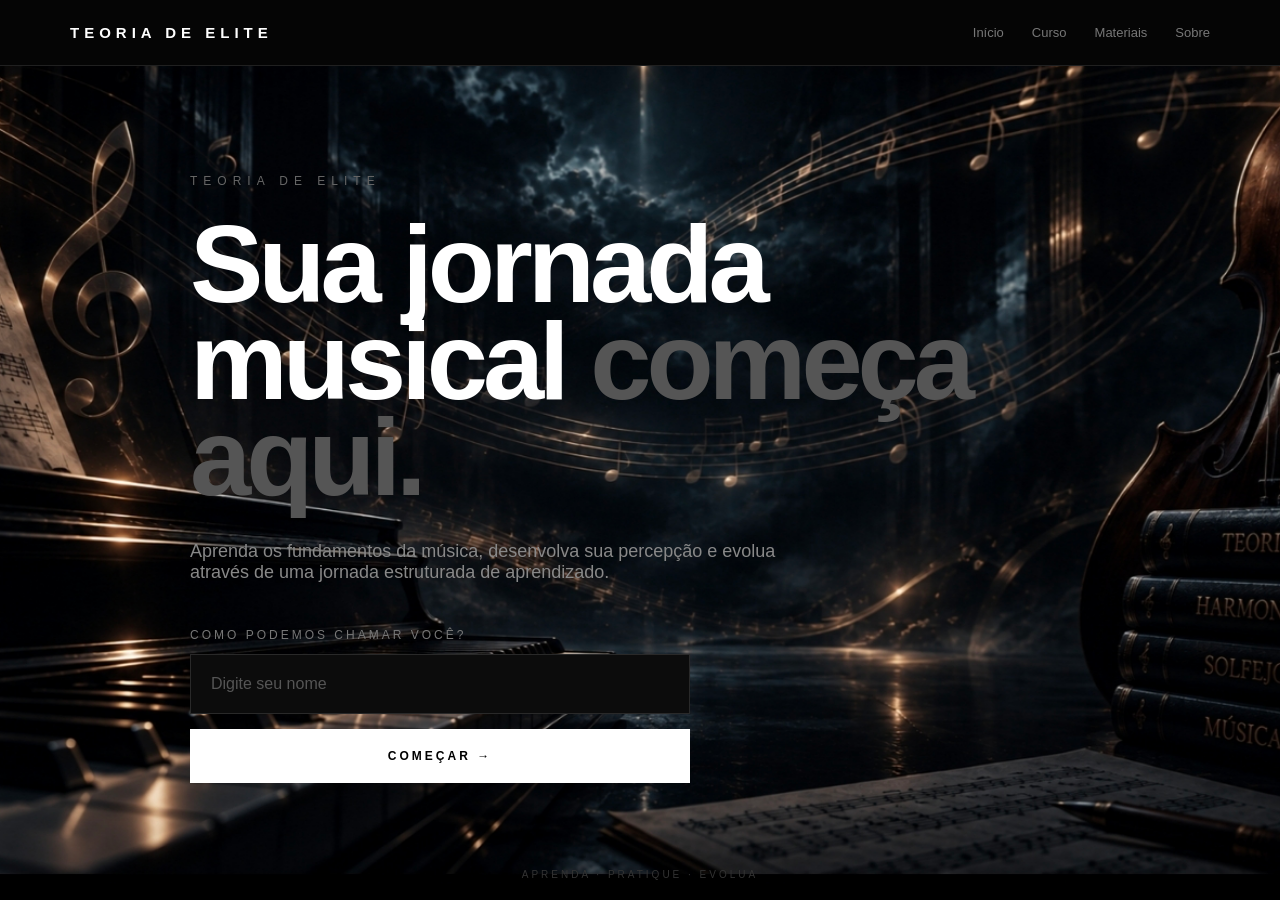
<file: index.html>
<!DOCTYPE html>
<html lang="pt-BR">
<head>

<meta charset="UTF-8">
<meta name="viewport" content="width=device-width, initial-scale=1.0">

<title>Teoria de Elite</title>

<style>

*{
    margin:0;
    padding:0;
    box-sizing:border-box;
}

body{
    min-height:100vh;
    background-image:url("fundo-musical.png");
background-size:cover;
background-position:center;
background-attachment:fixed;
background-repeat:no-repeat;
    color:#fff;
    font-family:Arial, Helvetica, sans-serif;
}

a{
    text-decoration:none;
    color:inherit;
}

header{
    border-bottom:1px solid #202020;
    background:#050505;
}

.header{
    max-width:1200px;
    margin:auto;
    padding:24px 30px;
    display:flex;
    justify-content:space-between;
    align-items:center;
}

.logo{
    font-size:15px;
    font-weight:bold;
    letter-spacing:5px;
}

nav{
    display:flex;
    gap:28px;
}

nav a{
    color:#777;
    font-size:13px;
    transition:.3s;
}

nav a:hover{
    color:#fff;
}

main{
    min-height:calc(100vh - 75px);
    display:flex;
    align-items:center;
    justify-content:center;
    padding:60px 25px;
}

.content{
    width:100%;
    max-width:900px;
}

.small{
    color:#666;
    font-size:12px;
    letter-spacing:6px;
    margin-bottom:28px;
}

h1{
    font-size:clamp(55px,10vw,110px);
    line-height:.88;
    letter-spacing:-5px;
    margin-bottom:35px;
}

h1 span{
    color:#555;
}

.description{
    color:#888;
    font-size:18px;
    max-width:600px;
    margin-bottom:45px;
}

.name-area{
    max-width:500px;
}

label{
    display:block;
    color:#777;
    font-size:12px;
    letter-spacing:3px;
    margin-bottom:12px;
}

input{
    width:100%;
    padding:20px;
    background:#0c0c0c;
    border:1px solid #292929;
    color:#fff;
    font-size:16px;
    outline:none;
    transition:.3s;
}

input:focus{
    border-color:#777;
}

input::placeholder{
    color:#555;
}

button{
    margin-top:15px;
    width:100%;
    padding:20px;
    background:#fff;
    color:#000;
    border:none;
    font-weight:bold;
    font-size:12px;
    letter-spacing:3px;
    cursor:pointer;
    transition:.3s;
}

button:hover{
    background:#ddd;
}

.message{
    margin-top:20px;
    color:#777;
    font-size:13px;
    display:none;
}

footer{
    position:fixed;
    bottom:20px;
    left:0;
    width:100%;
    text-align:center;
    color:#333;
    font-size:10px;
    letter-spacing:3px;
}

@media(max-width:700px){

    .header{
        padding:20px 18px;
    }

    .logo{
        font-size:12px;
        letter-spacing:3px;
    }

    nav{
        gap:12px;
    }

    nav a{
        font-size:10px;
    }

    main{
        align-items:flex-start;
        padding-top:70px;
    }

    h1{
        font-size:60px;
        letter-spacing:-3px;
    }

    .description{
        font-size:16px;
    }

    footer{
        display:none;
    }

}

</style>
</head>

<body>

<header>

<div class="header">

<a href="index.html" class="logo">
TEORIA DE ELITE
</a>

<nav>

<a href="index.html">Início</a>

<a href="entrada.html">Curso</a>

<a href="materiais.html">Materiais</a>

<a href="sobre.html">Sobre</a>

</nav>

</div>

</header>


<main>

<div class="content">

<div class="small">
TEORIA DE ELITE
</div>

<h1>
Sua jornada<br>
musical <span>começa aqui.</span>
</h1>

<p class="description">
Aprenda os fundamentos da música, desenvolva sua percepção
e evolua através de uma jornada estruturada de aprendizado.
</p>


<div class="name-area">

<label for="nome">
COMO PODEMOS CHAMAR VOCÊ?
</label>

<input
    type="text"
    id="nome"
    placeholder="Digite seu nome"
    autocomplete="off"
>

<button onclick="comecar()">
COMEÇAR →
</button>

<div class="message" id="message">
Nome salvo. Preparando sua jornada...
</div>

</div>

</div>

</main>


<footer>
APRENDA · PRATIQUE · EVOLUA
</footer>


<script>

function comecar(){

    const campo = document.getElementById("nome");

    const nome = campo.value.trim();

    if(nome === ""){

        campo.focus();

        return;

    }

    localStorage.setItem("userName", nome);

    document.getElementById("message").style.display = "block";

    setTimeout(function(){

        window.location.href = "curso.html";

    }, 500);

}

document.getElementById("nome").addEventListener("keydown", function(event){

    if(event.key === "Enter"){

        comecar();

    }

});

</script>

</body>
</html>
</file>
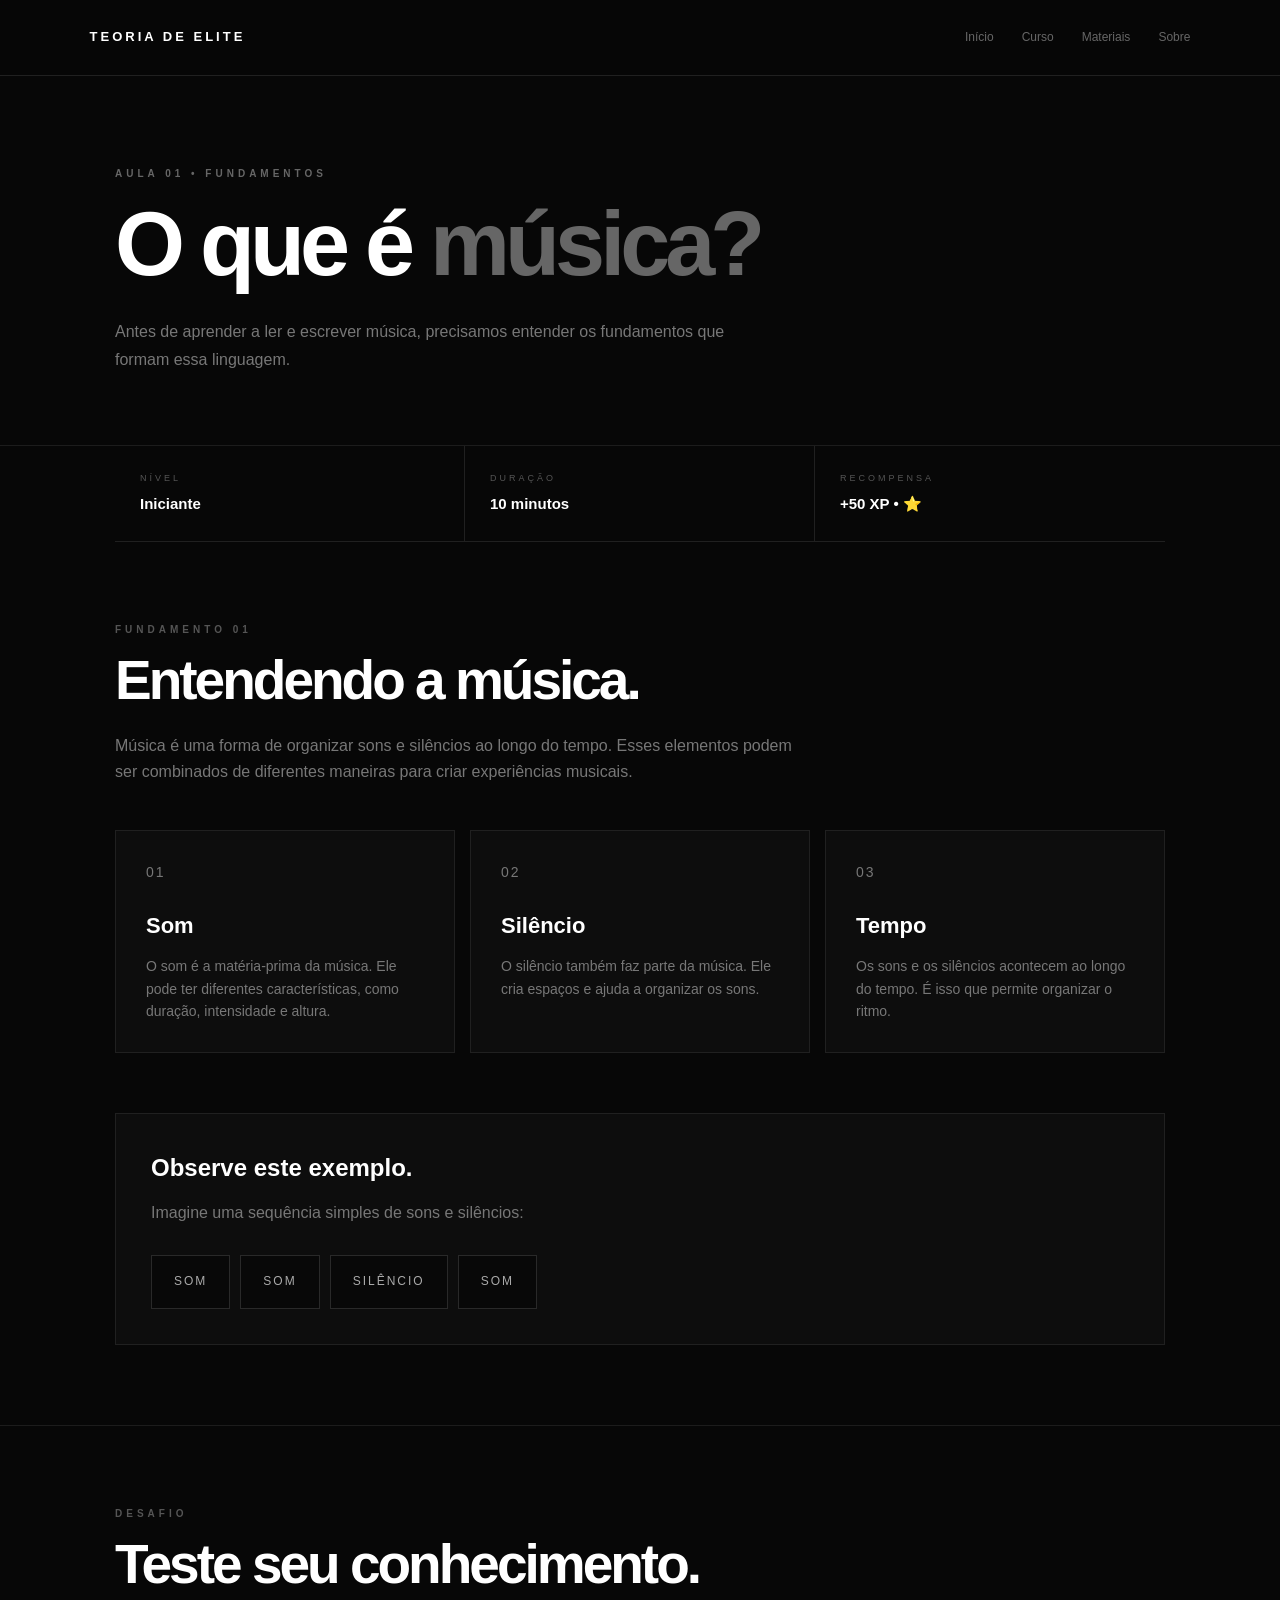
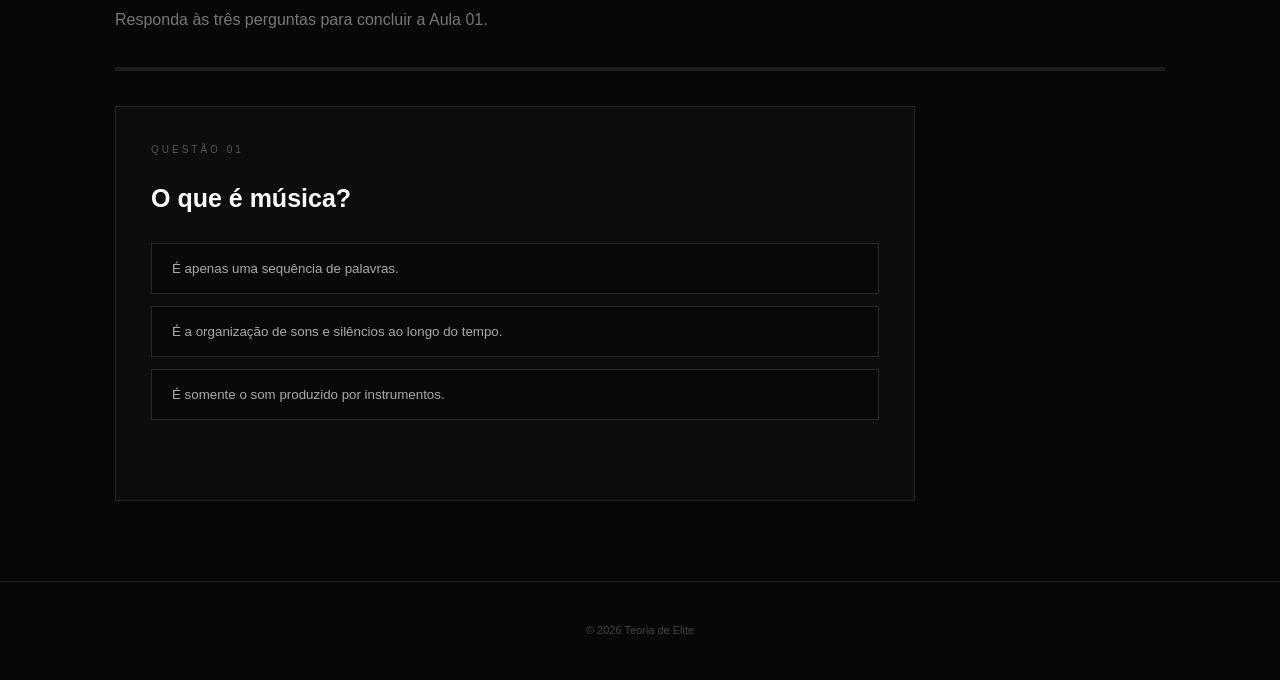
<file: aula-01.html>
<!DOCTYPE html>
<html lang="pt-BR">

<head>
    <meta charset="UTF-8">
    <meta name="viewport" content="width=device-width, initial-scale=1.0">

    <title>Aula 01 | Teoria de Elite</title>

    <style>
        * {
            margin: 0;
            padding: 0;
            box-sizing: border-box;
        }

        html {
            scroll-behavior: smooth;
        }

        body {
            background: #070707;
            color: #fff;
            font-family: Arial, Helvetica, sans-serif;
            line-height: 1.6;
            overflow-x: hidden;
        }

        a {
            color: inherit;
            text-decoration: none;
        }

        button {
            font-family: inherit;
        }

        header {
            position: sticky;
            top: 0;
            z-index: 100;
            min-height: 76px;
            padding: 0 7%;
            display: flex;
            align-items: center;
            justify-content: space-between;
            background: rgba(7, 7, 7, 0.92);
            border-bottom: 1px solid #202020;
            backdrop-filter: blur(18px);
        }

        .logo {
            font-size: 13px;
            font-weight: bold;
            letter-spacing: 3px;
        }

        nav {
            display: flex;
            gap: 28px;
        }

        nav a {
            color: #666;
            font-size: 12px;
            transition: 0.3s;
        }

        nav a:hover {
            color: #fff;
        }

        .container {
            width: min(1050px, 88%);
            margin: auto;
        }

        .lesson-hero {
            padding: 90px 0 70px;
            border-bottom: 1px solid #1c1c1c;
        }

        .tag {
            color: #666;
            font-size: 10px;
            font-weight: bold;
            letter-spacing: 4px;
            margin-bottom: 20px;
        }

        .lesson-hero h1 {
            max-width: 850px;
            font-size: clamp(48px, 8vw, 90px);
            line-height: 0.95;
            letter-spacing: -5px;
            margin-bottom: 30px;
        }

        .lesson-hero h1 span {
            color: #666;
        }

        .lesson-intro {
            max-width: 650px;
            color: #777;
            font-size: 16px;
            line-height: 1.8;
        }

        .lesson-info {
            display: grid;
            grid-template-columns: repeat(3, 1fr);
            border-bottom: 1px solid #202020;
        }

        .info-card {
            padding: 25px;
            border-right: 1px solid #202020;
        }

        .info-card:last-child {
            border-right: none;
        }

        .info-label {
            color: #555;
            font-size: 9px;
            letter-spacing: 3px;
            margin-bottom: 7px;
        }

        .info-value {
            font-size: 15px;
            font-weight: bold;
        }

        .content {
            padding: 80px 0;
        }

        .section-label {
            color: #555;
            font-size: 10px;
            font-weight: bold;
            letter-spacing: 4px;
            margin-bottom: 15px;
        }

        .content h2 {
            font-size: clamp(34px, 5vw, 55px);
            line-height: 1;
            letter-spacing: -3px;
            margin-bottom: 25px;
        }

        .content-intro {
            max-width: 700px;
            color: #777;
            margin-bottom: 45px;
        }

        .concepts {
            display: grid;
            grid-template-columns: repeat(3, 1fr);
            gap: 15px;
        }

        .concept {
            padding: 30px;
            background: #0d0d0d;
            border: 1px solid #202020;
            transition: 0.3s;
        }

        .concept:hover {
            border-color: #444;
            transform: translateY(-4px);
        }

        .concept-number {
            color: #555;
            font-size: 11px;
            letter-spacing: 2px;
            margin-bottom: 25px;
        }

        .concept h3 {
            font-size: 22px;
            margin-bottom: 12px;
        }

        .concept p {
            color: #777;
            font-size: 14px;
        }

        .example {
            margin-top: 60px;
            padding: 35px;
            background: #0d0d0d;
            border: 1px solid #202020;
        }

        .example h3 {
            font-size: 24px;
            margin-bottom: 12px;
        }

        .example p {
            color: #777;
            margin-bottom: 30px;
        }

        .sound-line {
            display: flex;
            gap: 10px;
            flex-wrap: wrap;
        }

        .sound {
            padding: 16px 22px;
            border: 1px solid #292929;
            background: #080808;
            color: #aaa;
            font-size: 12px;
            letter-spacing: 2px;
        }

        .quiz-section {
            padding: 80px 0;
            border-top: 1px solid #1c1c1c;
        }

        .quiz-section h2 {
            font-size: clamp(34px, 5vw, 55px);
            letter-spacing: -3px;
            line-height: 1;
            margin-bottom: 15px;
        }

        .quiz-description {
            color: #777;
            margin-bottom: 35px;
        }

        .progress {
            height: 4px;
            background: #1c1c1c;
            margin-bottom: 35px;
        }

        .progress-bar {
            width: 0%;
            height: 100%;
            background: #fff;
            transition: 0.4s;
        }

        .question-card {
            max-width: 800px;
            padding: 35px;
            background: #0d0d0d;
            border: 1px solid #242424;
        }

        .question-number {
            color: #555;
            font-size: 10px;
            letter-spacing: 3px;
            margin-bottom: 20px;
        }

        .question-card h3 {
            font-size: 25px;
            margin-bottom: 25px;
        }

        .answers {
            display: grid;
            gap: 12px;
        }

        .answer {
            width: 100%;
            padding: 17px 20px;
            background: #080808;
            color: #aaa;
            border: 1px solid #292929;
            text-align: left;
            cursor: pointer;
            transition: 0.25s;
        }

        .answer:hover {
            color: #fff;
            border-color: #555;
        }

        .answer.correct {
            color: #fff;
            border-color: #fff;
            background: #171717;
        }

        .answer.wrong {
            color: #777;
            border-color: #444;
        }

        .feedback {
            min-height: 25px;
            margin-top: 20px;
            font-size: 13px;
            font-weight: bold;
        }

        .completion {
            display: none;
            max-width: 800px;
            padding: 45px;
            background: #0d0d0d;
            border: 1px solid #333;
        }

        .completion.show {
            display: block;
        }

        .completion h2 {
            font-size: 42px;
            margin-bottom: 15px;
        }

        .completion p {
            color: #777;
            margin-bottom: 25px;
        }

        .reward {
            display: flex;
            gap: 12px;
            margin-bottom: 30px;
        }

        .reward span {
            padding: 12px 18px;
            border: 1px solid #292929;
            font-size: 12px;
        }

        .btn {
            display: inline-block;
            padding: 15px 22px;
            background: #fff;
            color: #000;
            font-size: 11px;
            font-weight: bold;
            letter-spacing: 1px;
        }

        footer {
            padding: 40px 7%;
            border-top: 1px solid #202020;
            color: #444;
            font-size: 11px;
            text-align: center;
        }

        @media (max-width: 700px) {

            header {
                padding: 0 5%;
            }

            nav {
                gap: 12px;
            }

            nav a {
                font-size: 10px;
            }

            .lesson-hero {
                padding: 65px 0 50px;
            }

            .lesson-hero h1 {
                letter-spacing: -3px;
            }

            .lesson-info {
                grid-template-columns: 1fr;
            }

            .info-card {
                border-right: none;
                border-bottom: 1px solid #202020;
            }

            .concepts {
                grid-template-columns: 1fr;
            }

            .content,
            .quiz-section {
                padding: 60px 0;
            }

            .question-card,
            .completion,
            .example {
                padding: 25px;
            }

            .completion h2 {
                font-size: 32px;
            }
        }
    </style>
</head>

<body>

<header>

    <div class="logo">
        TEORIA DE ELITE
    </div>

    <nav>
        <a href="index.html">Início</a>
        <a href="curso.html">Curso</a>
        <a href="materiais.html">Materiais</a>
        <a href="#">Sobre</a>
    </nav>

</header>


<main>

    <section class="lesson-hero">

        <div class="container">

            <p class="tag">
                AULA 01 • FUNDAMENTOS
            </p>

            <h1>
                O que é
                <span>música?</span>
            </h1>

            <p class="lesson-intro">
                Antes de aprender a ler e escrever música,
                precisamos entender os fundamentos que
                formam essa linguagem.
            </p>

        </div>

    </section>


    <section class="lesson-info container">

        <div class="info-card">
            <p class="info-label">NÍVEL</p>
            <p class="info-value">Iniciante</p>
        </div>

        <div class="info-card">
            <p class="info-label">DURAÇÃO</p>
            <p class="info-value">10 minutos</p>
        </div>

        <div class="info-card">
            <p class="info-label">RECOMPENSA</p>
            <p class="info-value">+50 XP • ⭐</p>
        </div>

    </section>


    <section class="content">

        <div class="container">

            <p class="section-label">
                FUNDAMENTO 01
            </p>

            <h2>
                Entendendo a música.
            </h2>

            <p class="content-intro">
                Música é uma forma de organizar sons e
                silêncios ao longo do tempo. Esses elementos
                podem ser combinados de diferentes maneiras
                para criar experiências musicais.
            </p>


            <div class="concepts">

                <div class="concept">

                    <p class="concept-number">
                        01
                    </p>

                    <h3>
                        Som
                    </h3>

                    <p>
                        O som é a matéria-prima da música.
                        Ele pode ter diferentes características,
                        como duração, intensidade e altura.
                    </p>

                </div>


                <div class="concept">

                    <p class="concept-number">
                        02
                    </p>

                    <h3>
                        Silêncio
                    </h3>

                    <p>
                        O silêncio também faz parte da música.
                        Ele cria espaços e ajuda a organizar
                        os sons.
                    </p>

                </div>


                <div class="concept">

                    <p class="concept-number">
                        03
                    </p>

                    <h3>
                        Tempo
                    </h3>

                    <p>
                        Os sons e os silêncios acontecem ao
                        longo do tempo. É isso que permite
                        organizar o ritmo.
                    </p>

                </div>

            </div>


            <div class="example">

                <h3>
                    Observe este exemplo.
                </h3>

                <p>
                    Imagine uma sequência simples de sons
                    e silêncios:
                </p>

                <div class="sound-line">

                    <div class="sound">SOM</div>
                    <div class="sound">SOM</div>
                    <div class="sound">SILÊNCIO</div>
                    <div class="sound">SOM</div>

                </div>

            </div>

        </div>

    </section>


    <section class="quiz-section">

        <div class="container">

            <p class="section-label">
                DESAFIO
            </p>

            <h2>
                Teste seu conhecimento.
            </h2>

            <p class="quiz-description">
                Responda às três perguntas para concluir
                a Aula 01.
            </p>


            <div class="progress">
                <div
                    class="progress-bar"
                    id="progressBar">
                </div>
            </div>


            <div class="question-card" id="questionCard">

                <p
                    class="question-number"
                    id="questionNumber">
                    QUESTÃO 01
                </p>

                <h3 id="questionText">
                    O que é música?
                </h3>

                <div
                    class="answers"
                    id="answers">
                </div>

                <p
                    class="feedback"
                    id="feedback">
                </p>

            </div>


            <div
                class="completion"
                id="completion">

                <h2>
                    Aula concluída.
                </h2>

                <p>
                    Você terminou a primeira aula da
                    Teoria de Elite. Continue sua jornada
                    e avance para o próximo nível.
                </p>

                <div class="reward">

                    <span>
                        ⚡ +50 XP
                    </span>

                    <span>
                        ⭐ +1 Estrela
                    </span>

                </div>

                <a
                    href="curso.html"
                    class="btn">
                    VOLTAR AO CURSO →
                </a>

            </div>

        </div>

    </section>

</main>


<footer>

    © 2026 Teoria de Elite

</footer>


<script>

const perguntas = [

    {
        pergunta: "O que é música?",

        respostas: [
            "É apenas uma sequência de palavras.",
            "É a organização de sons e silêncios ao longo do tempo.",
            "É somente o som produzido por instrumentos."
        ],

        correta: 1
    },


    {
        pergunta: "Qual destes é um elemento importante da música?",

        respostas: [
            "Ritmo",
            "Cor",
            "Tamanho"
        ],

        correta: 0
    },


    {
        pergunta: "Por que o tempo é importante para a música?",

        respostas: [
            "Porque os sons e silêncios acontecem e se organizam ao longo dele.",
            "Porque todo instrumento precisa ter relógio.",
            "Porque a música só pode existir durante alguns segundos."
        ],

        correta: 0
    }

];


let perguntaAtual = 0;
let respondendo = false;


const questionText =
    document.getElementById("questionText");

const answers =
    document.getElementById("answers");

const feedback =
    document.getElementById("feedback");

const questionNumber =
    document.getElementById("questionNumber");

const progressBar =
    document.getElementById("progressBar");

const completion =
    document.getElementById("completion");


function carregarPergunta() {

    respondendo = false;

    const pergunta =
        perguntas[perguntaAtual];


    questionText.textContent =
        pergunta.pergunta;


    questionNumber.textContent =
        "QUESTÃO 0" + (perguntaAtual + 1);


    progressBar.style.width =
        ((perguntaAtual) / perguntas.length) * 100 + "%";


    feedback.textContent = "";


    answers.innerHTML = "";


    pergunta.respostas.forEach(
        (resposta, indice) => {

            const botao =
                document.createElement("button");

            botao.className = "answer";

            botao.textContent =
                resposta;


            botao.onclick = () =>
                verificarResposta(
                    botao,
                    indice
                );


            answers.appendChild(botao);

        }
    );

}


function verificarResposta(botao, indice) {

    if (respondendo) {
        return;
    }


    const correta =
        perguntas[perguntaAtual].correta;


    if (indice === correta) {

        respondendo = true;

        botao.classList.add("correct");

        feedback.textContent =
            "✓ Muito bem! Resposta correta.";

        feedback.style.color = "#fff";


        document
            .querySelectorAll(".answer")
            .forEach(button => {

                button.disabled = true;

            });


        setTimeout(() => {

            perguntaAtual++;


            if (
                perguntaAtual <
                perguntas.length
            ) {

                carregarPergunta();

            } else {

                finalizarAula();

            }

        }, 900);

    } else {

        botao.classList.add("wrong");

        feedback.textContent =
            "✕ Essa não. Tente outra alternativa.";

        feedback.style.color = "#777";

    }

}


function finalizarAula() {

    progressBar.style.width = "100%";


    const concluida =
        localStorage.getItem(
            "aula01Concluida"
        );


    if (concluida !== "true") {

        const xpAtual =
            Number(
                localStorage.getItem("totalXP")
            ) || 0;


        const estrelasAtual =
            Number(
                localStorage.getItem("stars")
            ) || 0;


        const aulasConcluidas =
            Number(
                localStorage.getItem(
                    "completedLessons"
                )
            ) || 0;


        localStorage.setItem(
            "totalXP",
            xpAtual + 50
        );


        localStorage.setItem(
            "stars",
            estrelasAtual + 1
        );


        localStorage.setItem(
            "completedLessons",
            aulasConcluidas + 1
        );


        localStorage.setItem(
            "aula01Concluida",
            "true"
        );

    }


    document
        .getElementById("questionCard")
        .style.display = "none";


    completion.classList.add("show");

}


carregarPergunta();

</script>

</body>

</html>
</file>
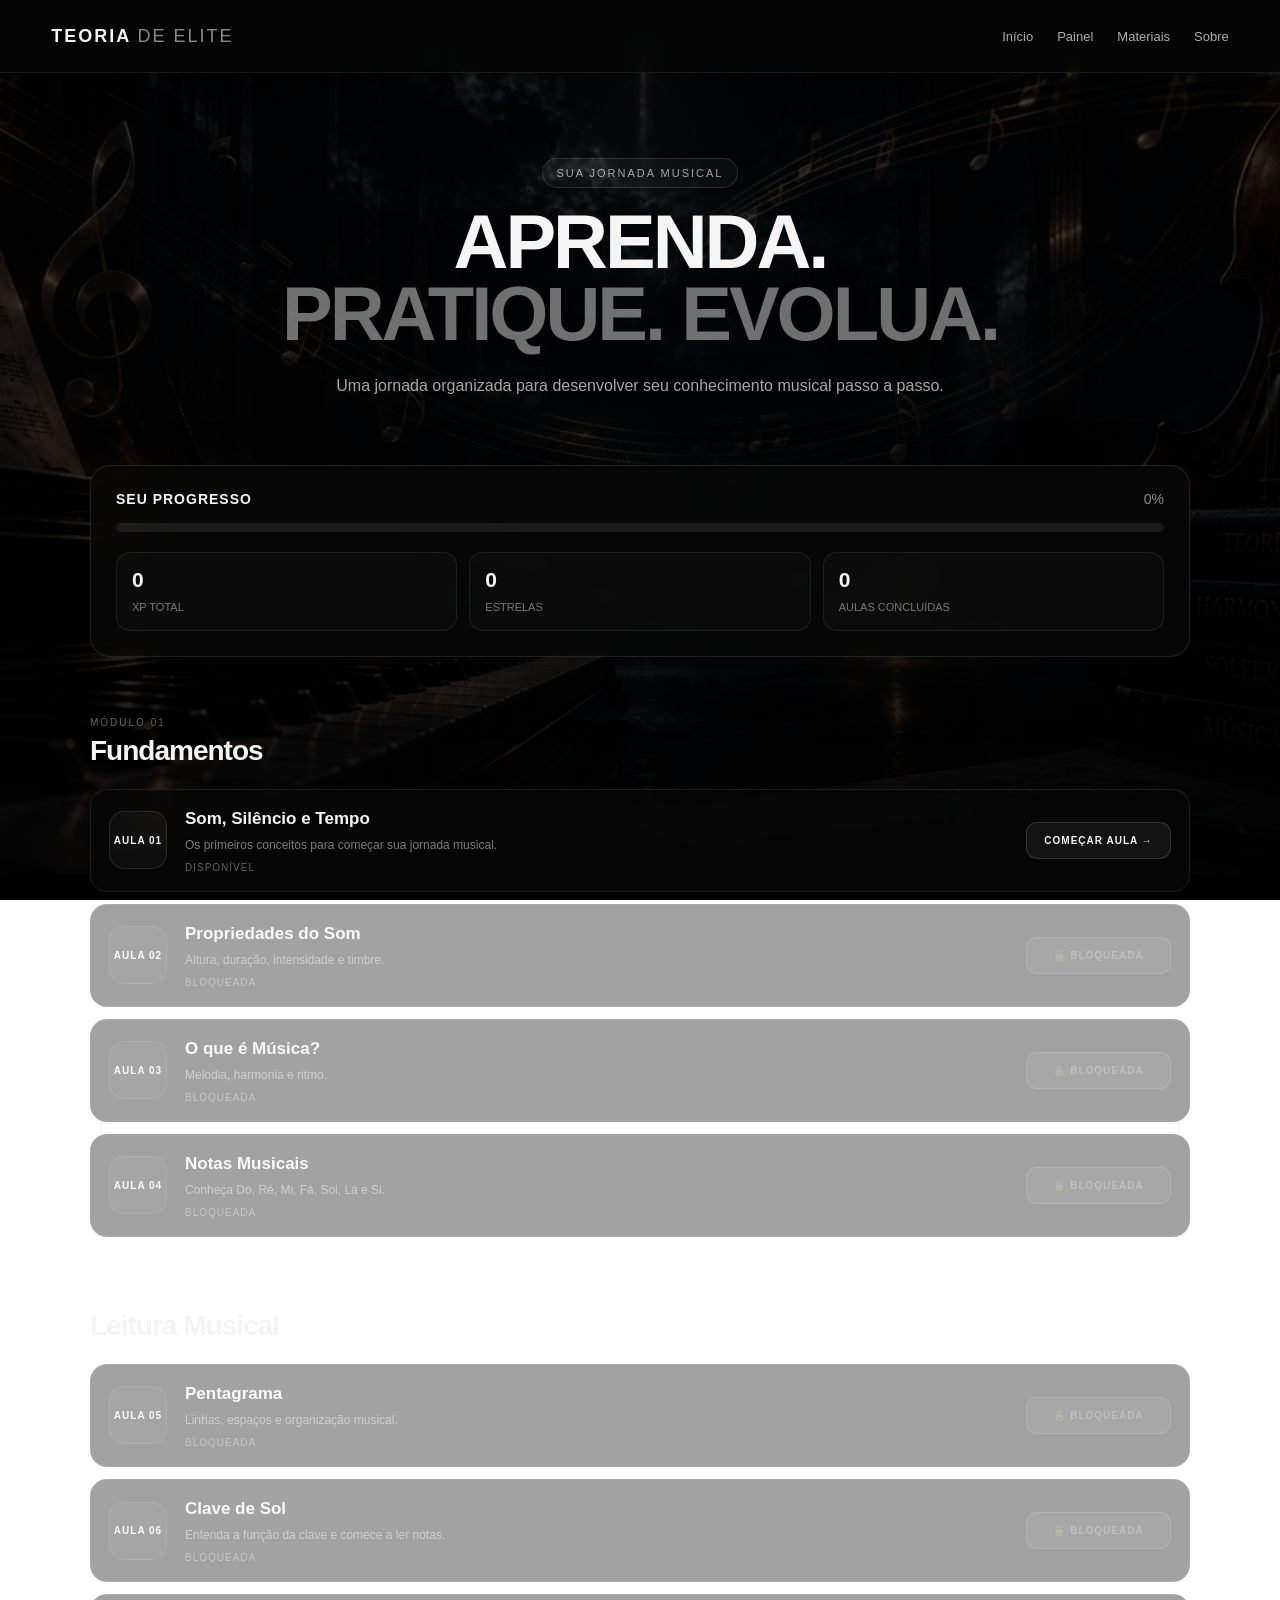
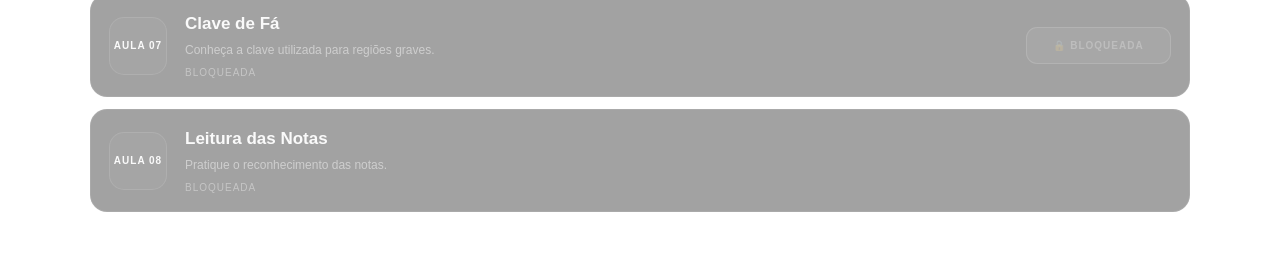
<file: curso-novo.html>
<!DOCTYPE html>
<html lang="pt-BR">
<head>
    <meta charset="UTF-8">
    <meta name="viewport" content="width=device-width, initial-scale=1.0">

    <title>Curso | Teoria de Elite</title>

    <style>
        * {
            box-sizing: border-box;
            margin: 0;
            padding: 0;
        }

        html {
            scroll-behavior: smooth;
        }

        body {
            min-height: 100vh;
            color: #f5f5f5;
            font-family: Arial, Helvetica, sans-serif;

            background-image:
                linear-gradient(
                    rgba(0, 0, 0, 0.72),
                    rgba(0, 0, 0, 0.88)
                ),
                url("fundo-musical.png");

            background-size: cover;
            background-position: center;
            background-attachment: fixed;
            background-repeat: no-repeat;
        }

        a {
            color: inherit;
            text-decoration: none;
        }

        button {
            font-family: inherit;
        }

        /* =========================
           HEADER
        ========================= */

        header {
            position: sticky;
            top: 0;
            z-index: 100;

            border-bottom: 1px solid rgba(255,255,255,0.08);

            background: rgba(5,5,5,0.82);
            backdrop-filter: blur(18px);
            -webkit-backdrop-filter: blur(18px);
        }

        .header-inner {
            width: min(1180px, 92%);
            margin: auto;

            min-height: 72px;

            display: flex;
            align-items: center;
            justify-content: space-between;
            gap: 20px;
        }

        .logo {
            font-size: 18px;
            font-weight: 800;
            letter-spacing: 2px;
        }

        .logo span {
            opacity: 0.55;
            font-weight: 400;
        }

        nav {
            display: flex;
            align-items: center;
            gap: 24px;
        }

        nav a {
            font-size: 13px;
            color: rgba(255,255,255,0.68);
            transition: 0.25s;
        }

        nav a:hover {
            color: white;
        }

        /* =========================
           CONTAINER
        ========================= */

        .container {
            width: min(1100px, 92%);
            margin: auto;
        }

        /* =========================
           HERO
        ========================= */

        .hero {
            padding: 85px 0 45px;
            text-align: center;
        }

        .eyebrow {
            display: inline-block;

            margin-bottom: 18px;

            padding: 8px 14px;

            border: 1px solid rgba(255,255,255,0.12);
            border-radius: 999px;

            background: rgba(255,255,255,0.04);

            font-size: 11px;
            letter-spacing: 2px;
            color: rgba(255,255,255,0.62);
        }

        .hero h1 {
            font-size: clamp(38px, 7vw, 76px);
            line-height: 0.95;
            letter-spacing: -3px;
            margin-bottom: 22px;
        }

        .hero h1 span {
            opacity: 0.45;
        }

        .hero p {
            max-width: 650px;
            margin: auto;

            color: rgba(255,255,255,0.65);
            font-size: 16px;
            line-height: 1.7;
        }

        /* =========================
           PROGRESS
        ========================= */

        .progress-card {
            margin: 20px 0 60px;
            padding: 25px;

            border: 1px solid rgba(255,255,255,0.10);
            border-radius: 20px;

            background: rgba(8,8,8,0.78);
            backdrop-filter: blur(14px);
            -webkit-backdrop-filter: blur(14px);

            box-shadow: 0 20px 60px rgba(0,0,0,0.25);
        }

        .progress-top {
            display: flex;
            justify-content: space-between;
            align-items: center;
            gap: 20px;

            margin-bottom: 16px;
        }

        .progress-title {
            font-size: 14px;
            font-weight: 700;
            letter-spacing: 1px;
        }

        .progress-number {
            font-size: 14px;
            color: rgba(255,255,255,0.55);
        }

        .progress-track {
            width: 100%;
            height: 9px;

            overflow: hidden;

            border-radius: 999px;
            background: rgba(255,255,255,0.08);
        }

        .progress-bar {
            width: 0%;
            height: 100%;

            border-radius: inherit;

            background: #f5f5f5;

            transition: width 0.6s ease;
        }

        .stats {
            display: grid;
            grid-template-columns: repeat(3, 1fr);
            gap: 12px;

            margin-top: 20px;
        }

        .stat {
            padding: 15px;

            border: 1px solid rgba(255,255,255,0.07);
            border-radius: 14px;

            background: rgba(255,255,255,0.025);
        }

        .stat strong {
            display: block;

            margin-bottom: 5px;

            font-size: 21px;
        }

        .stat span {
            font-size: 11px;
            color: rgba(255,255,255,0.45);
        }

        /* =========================
           MODULE
        ========================= */

        .module {
            margin-bottom: 55px;
        }

        .module-heading {
            margin-bottom: 22px;
        }

        .module-label {
            margin-bottom: 7px;

            font-size: 10px;
            letter-spacing: 2px;
            color: rgba(255,255,255,0.38);
        }

        .module-heading h2 {
            font-size: 28px;
            letter-spacing: -1px;
        }

        .lessons {
            display: grid;
            gap: 12px;
        }

        /* =========================
           LESSON
        ========================= */

        .lesson {
            position: relative;

            display: flex;
            align-items: center;
            gap: 18px;

            padding: 18px;

            border: 1px solid rgba(255,255,255,0.09);
            border-radius: 17px;

            background: rgba(7,7,7,0.78);

            backdrop-filter: blur(12px);
            -webkit-backdrop-filter: blur(12px);

            transition:
                transform 0.25s,
                border-color 0.25s,
                background 0.25s;
        }

        .lesson:hover {
            transform: translateY(-2px);
            border-color: rgba(255,255,255,0.18);
            background: rgba(15,15,15,0.88);
        }

        .lesson.locked {
            opacity: 0.48;
        }

        .lesson.completed {
            border-color: rgba(255,255,255,0.20);
        }

        .lesson-number {
            flex-shrink: 0;

            width: 58px;
            height: 58px;

            display: flex;
            align-items: center;
            justify-content: center;

            border: 1px solid rgba(255,255,255,0.10);
            border-radius: 15px;

            background: rgba(255,255,255,0.04);

            font-size: 10px;
            font-weight: 700;
            letter-spacing: 1px;
        }

        .lesson.completed .lesson-number {
            background: rgba(255,255,255,0.10);
        }

        .lesson-content {
            flex: 1;
            min-width: 0;
        }

        .lesson-content h3 {
            margin-bottom: 6px;

            font-size: 17px;
            line-height: 1.3;
        }

        .lesson-content p {
            color: rgba(255,255,255,0.48);

            font-size: 12px;
            line-height: 1.5;
        }

        .lesson-status {
            margin-top: 8px;

            font-size: 10px;
            letter-spacing: 1px;

            color: rgba(255,255,255,0.38);
        }

        .lesson.completed .lesson-status {
            color: rgba(255,255,255,0.75);
        }

        .lesson-button {
            flex-shrink: 0;

            display: inline-flex;
            align-items: center;
            justify-content: center;

            min-width: 145px;
            padding: 12px 15px;

            border: 1px solid rgba(255,255,255,0.13);
            border-radius: 11px;

            background: rgba(255,255,255,0.06);

            font-size: 10px;
            font-weight: 700;
            letter-spacing: 1px;

            transition: 0.25s;
        }

        .lesson-button:hover {
            background: rgba(255,255,255,0.12);
        }

        .lesson-button.completed-button {
            color: rgba(255,255,255,0.45);
            background: rgba(255,255,255,0.025);
            cursor: default;
        }

        .locked-button {
            color: rgba(255,255,255,0.25);
            cursor: not-allowed;
        }

        /* =========================
           FOOTER
        ========================= */

        footer {
            margin-top: 80px;
            padding: 35px 0 45px;

            border-top: 1px solid rgba(255,255,255,0.08);

            text-align: center;

            color: rgba(255,255,255,0.35);
            font-size: 11px;
        }

        /* =========================
           MOBILE
        ========================= */

        @media (max-width: 700px) {

            .header-inner {
                min-height: 64px;
            }

            nav {
                gap: 13px;
            }

            nav a {
                font-size: 11px;
            }

            .hero {
                padding: 65px 0 35px;
            }

            .hero h1 {
                letter-spacing: -2px;
            }

            .progress-card {
                padding: 18px;
                margin-bottom: 45px;
            }

            .stats {
                grid-template-columns: 1fr;
            }

            .lesson {
                align-items: flex-start;
                flex-wrap: wrap;
            }

            .lesson-number {
                width: 50px;
                height: 50px;
            }

            .lesson-content {
                width: calc(100% - 70px);
            }

            .lesson-button {
                width: 100%;
                margin-left: 68px;
                min-width: 0;
            }
        }

        @media (max-width: 430px) {

            nav a:nth-child(1) {
                display: none;
            }

            .hero h1 {
                font-size: 43px;
            }

            .lesson-button {
                margin-left: 0;
            }
        }
    </style>
</head>

<body>

<header>
    <div class="header-inner">

        <a href="index.html" class="logo">
            TEORIA <span>DE ELITE</span>
        </a>

        <nav>
            <a href="index.html">Início</a>
            <a href="painel.html">Painel</a>
            <a href="materiais.html">Materiais</a>
            <a href="sobre.html">Sobre</a>
        </nav>

    </div>
</header>


<main>

    <section class="hero">

        <div class="container">

            <div class="eyebrow">
                SUA JORNADA MUSICAL
            </div>

            <h1>
                APRENDA.<br>
                <span>PRATIQUE. EVOLUA.</span>
            </h1>

            <p>
                Uma jornada organizada para desenvolver seu conhecimento
                musical passo a passo.
            </p>

        </div>

    </section>


    <section class="container">

        <div class="progress-card">

            <div class="progress-top">

                <div class="progress-title">
                    SEU PROGRESSO
                </div>

                <div class="progress-number" id="progressText">
                    0%
                </div>

            </div>

            <div class="progress-track">
                <div
                    class="progress-bar"
                    id="progressBar">
                </div>
            </div>

            <div class="stats">

                <div class="stat">
                    <strong id="xpValue">0</strong>
                    <span>XP TOTAL</span>
                </div>

                <div class="stat">
                    <strong id="starsValue">0</strong>
                    <span>ESTRELAS</span>
                </div>

                <div class="stat">
                    <strong id="lessonsValue">0</strong>
                    <span>AULAS CONCLUÍDAS</span>
                </div>

            </div>

        </div>


        <!-- =========================
             MÓDULO 01
        ========================= -->

        <section class="module">

            <div class="module-heading">

                <div class="module-label">
                    MÓDULO 01
                </div>

                <h2>
                    Fundamentos
                </h2>

            </div>


            <div class="lessons">

                <!-- AULA 01 -->

                <article
                    class="lesson"
                    data-lesson="1">

                    <div class="lesson-number">
                        AULA 01
                    </div>

                    <div class="lesson-content">

                        <h3>
                            Som, Silêncio e Tempo
                        </h3>

                        <p>
                            Os primeiros conceitos para começar
                            sua jornada musical.
                        </p>

                        <div
                            class="lesson-status"
                            data-status="1">
                            DISPONÍVEL
                        </div>

                    </div>

                    <a
                        href="aula-01.html"
                        class="lesson-button"
                        data-button="1">
                        COMEÇAR AULA →
                    </a>

                </article>


                <!-- AULA 02 -->

                <article
                    class="lesson locked"
                    data-lesson="2">

                    <div class="lesson-number">
                        AULA 02
                    </div>

                    <div class="lesson-content">

                        <h3>
                            Propriedades do Som
                        </h3>

                        <p>
                            Altura, duração, intensidade e timbre.
                        </p>

                        <div
                            class="lesson-status"
                            data-status="2">
                            BLOQUEADA
                        </div>

                    </div>

                    <span class="lesson-button locked-button">
                        🔒 BLOQUEADA
                    </span>

                </article>


                <!-- AULA 03 -->

                <article
                    class="lesson locked"
                    data-lesson="3">

                    <div class="lesson-number">
                        AULA 03
                    </div>

                    <div class="lesson-content">

                        <h3>
                            O que é Música?
                        </h3>

                        <p>
                            Melodia, harmonia e ritmo.
                        </p>

                        <div
                            class="lesson-status"
                            data-status="3">
                            BLOQUEADA
                        </div>

                    </div>

                    <span class="lesson-button locked-button">
                        🔒 BLOQUEADA
                    </span>

                </article>


                <!-- AULA 04 -->

                <article
                    class="lesson locked"
                    data-lesson="4">

                    <div class="lesson-number">
                        AULA 04
                    </div>

                    <div class="lesson-content">

                        <h3>
                            Notas Musicais
                        </h3>

                        <p>
                            Conheça Dó, Ré, Mi, Fá, Sol, Lá e Si.
                        </p>

                        <div
                            class="lesson-status"
                            data-status="4">
                            BLOQUEADA
                        </div>

                    </div>

                    <span class="lesson-button locked-button">
                        🔒 BLOQUEADA
                    </span>

                </article>

            </div>

        </section>


        <!-- =========================
             MÓDULO 02
        ========================= -->

        <section class="module">

            <div class="module-heading">

                <div class="module-label">
                    MÓDULO 02
                </div>

                <h2>
                    Leitura Musical
                </h2>

            </div>


            <div class="lessons">

                <article class="lesson locked" data-lesson="5">

                    <div class="lesson-number">
                        AULA 05
                    </div>

                    <div class="lesson-content">

                        <h3>
                            Pentagrama
                        </h3>

                        <p>
                            Linhas, espaços e organização musical.
                        </p>

                        <div class="lesson-status">
                            BLOQUEADA
                        </div>

                    </div>

                    <span class="lesson-button locked-button">
                        🔒 BLOQUEADA
                    </span>

                </article>


                <article class="lesson locked" data-lesson="6">

                    <div class="lesson-number">
                        AULA 06
                    </div>

                    <div class="lesson-content">

                        <h3>
                            Clave de Sol
                        </h3>

                        <p>
                            Entenda a função da clave e comece a ler notas.
                        </p>

                        <div class="lesson-status">
                            BLOQUEADA
                        </div>

                    </div>

                    <span class="lesson-button locked-button">
                        🔒 BLOQUEADA
                    </span>

                </article>


                <article class="lesson locked" data-lesson="7">

                    <div class="lesson-number">
                        AULA 07
                    </div>

                    <div class="lesson-content">

                        <h3>
                            Clave de Fá
                        </h3>

                        <p>
                            Conheça a clave utilizada para regiões graves.
                        </p>

                        <div class="lesson-status">
                            BLOQUEADA
                        </div>

                    </div>

                    <span class="lesson-button locked-button">
                        🔒 BLOQUEADA
                    </span>

                </article>


                <article class="lesson locked" data-lesson="8">

                    <div class="lesson-number">
                        AULA 08
                    </div>

                    <div class="lesson-content">

                        <h3>
                            Leitura das Notas
                        </h3>

                        <p>
                            Pratique o reconhecimento das notas.
                        </p>

                        <div class="lesson-status">
                            BLOQUEADA
                        </div>

                    </div>

                    <span class=
</file>
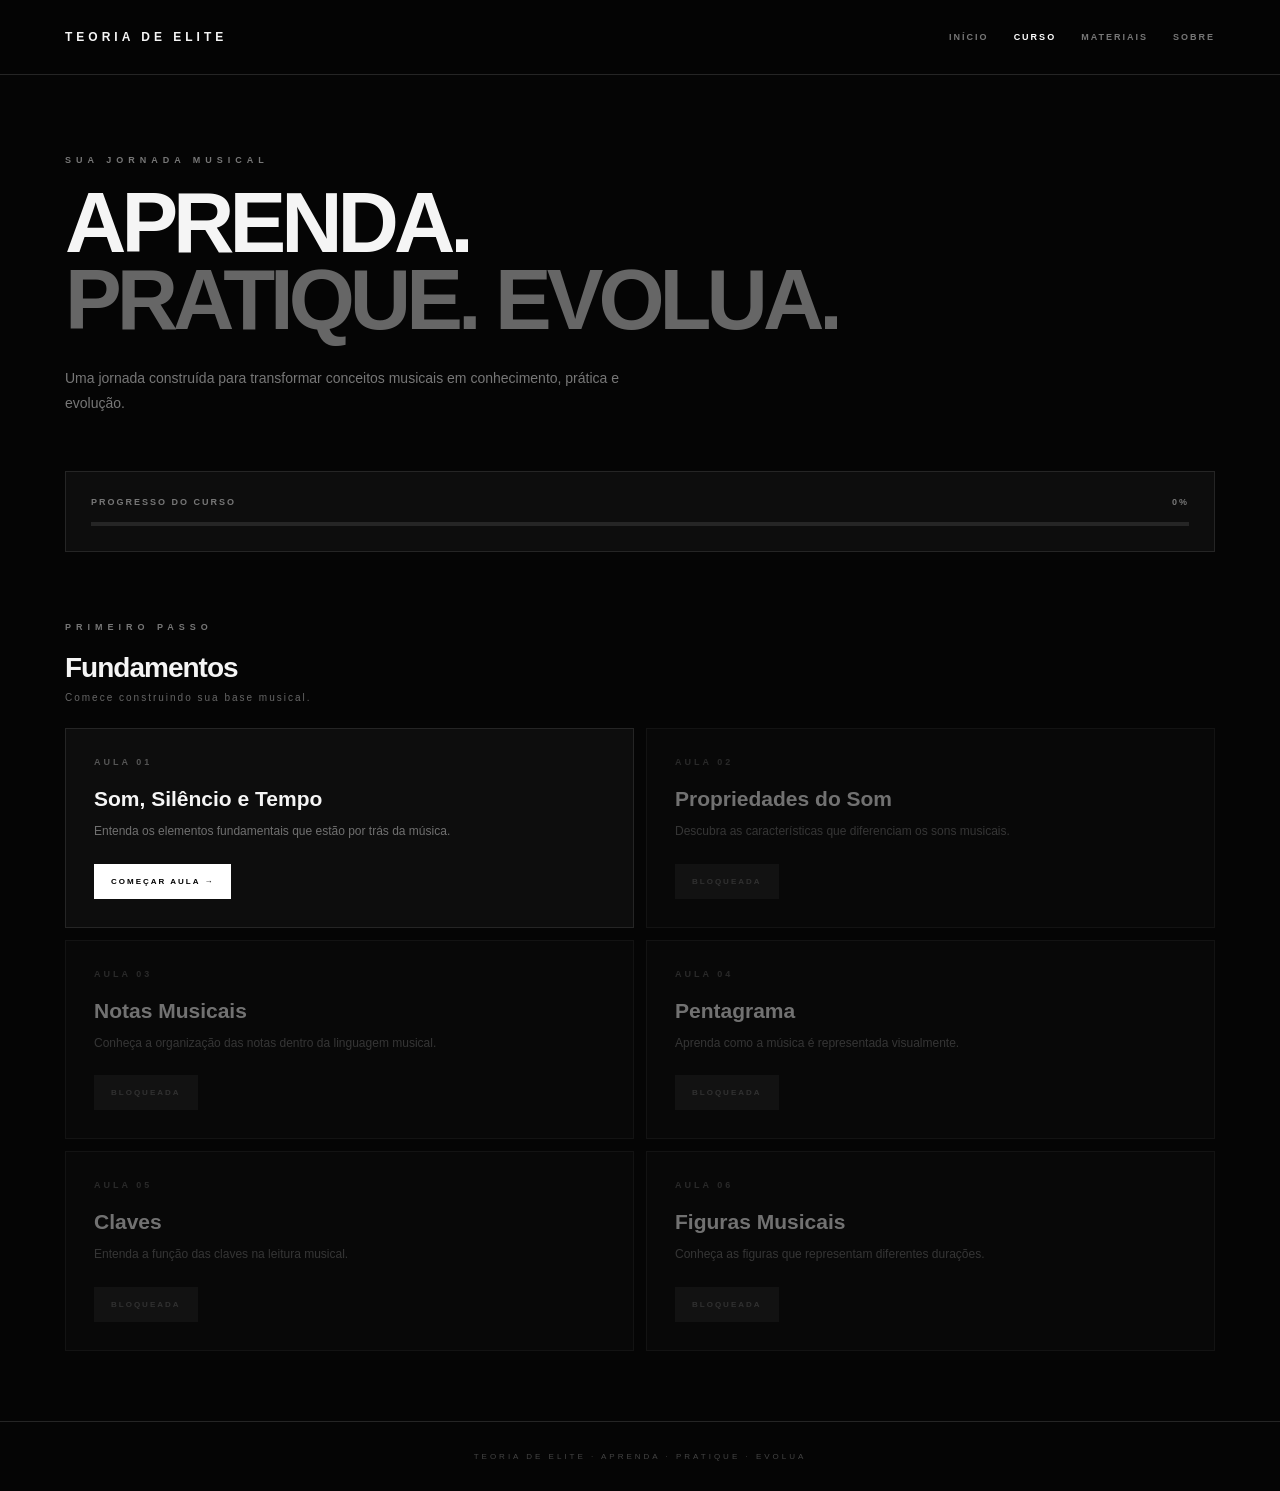
<file: curso.html>
<!DOCTYPE html>
<html lang="pt-BR">

<head>
<meta charset="UTF-8">
<meta name="viewport" content="width=device-width, initial-scale=1.0">

<title>Curso | Teoria de Elite</title>

<style>

* {
    margin: 0;
    padding: 0;
    box-sizing: border-box;
}

:root {
    --preto: #050505;
    --painel: #0d0d0d;
    --linha: #252525;
    --branco: #f5f5f5;
    --cinza: #888;
    --cinza-escuro: #555;
}

body {
    font-family: Arial, Helvetica, sans-serif;
    background: var(--preto);
    color: var(--branco);
    min-height: 100vh;
}

a {
    color: inherit;
    text-decoration: none;
}

/* HEADER */

header {
    height: 75px;
    border-bottom: 1px solid var(--linha);
    display: flex;
    align-items: center;
    background: rgba(5,5,5,.95);
    position: sticky;
    top: 0;
    z-index: 10;
}

.header-inner {
    width: min(1150px, calc(100% - 35px));
    margin: auto;
    display: flex;
    justify-content: space-between;
    align-items: center;
}

.logo {
    font-size: 12px;
    font-weight: bold;
    letter-spacing: 4px;
}

nav {
    display: flex;
    gap: 25px;
}

nav a {
    font-size: 9px;
    font-weight: bold;
    letter-spacing: 2px;
    color: #777;
}

nav a:hover,
nav a.active {
    color: white;
}

/* HERO */

.hero {
    width: min(1150px, calc(100% - 35px));
    margin: auto;
    padding: 80px 0 55px;
}

.label {
    color: #777;
    font-size: 9px;
    font-weight: bold;
    letter-spacing: 5px;
    margin-bottom: 20px;
}

.hero h1 {
    font-size: clamp(45px, 7vw, 85px);
    line-height: .9;
    letter-spacing: -5px;
    max-width: 850px;
}

.hero h1 span {
    color: #666;
}

.hero p {
    color: #777;
    max-width: 600px;
    font-size: 14px;
    line-height: 1.8;
    margin-top: 28px;
}

/* PROGRESS */

.progress-box {
    width: min(1150px, calc(100% - 35px));
    margin: auto;
    border: 1px solid var(--linha);
    background: var(--painel);
    padding: 25px;
}

.progress-top {
    display: flex;
    justify-content: space-between;
    color: #777;
    font-size: 9px;
    font-weight: bold;
    letter-spacing: 2px;
    margin-bottom: 15px;
}

.progress-track {
    height: 4px;
    background: #252525;
}

.progress-fill {
    width: 2%;
    height: 100%;
    background: white;
}

/* CURSO */

.course {
    width: min(1150px, calc(100% - 35px));
    margin: 70px auto;
}

.course-title {
    margin-bottom: 25px;
}

.course-title h2 {
    font-size: 28px;
    letter-spacing: -1px;
}

.course-title p {
    color: #666;
    font-size: 10px;
    letter-spacing: 2px;
    margin-top: 8px;
}

/* AULAS */

.lessons {
    display: grid;
    grid-template-columns: repeat(2, 1fr);
    gap: 12px;
}

.lesson {
    border: 1px solid var(--linha);
    background: var(--painel);
    padding: 28px;
    transition: .25s;
}

.lesson:hover {
    border-color: #444;
    transform: translateY(-3px);
}

.lesson-number {
    color: #555;
    font-size: 9px;
    font-weight: bold;
    letter-spacing: 3px;
    margin-bottom: 20px;
}

.lesson h3 {
    font-size: 21px;
    margin-bottom: 10px;
}

.lesson p {
    color: #707070;
    font-size: 12px;
    line-height: 1.7;
}

.lesson-button {
    display: inline-flex;
    margin-top: 22px;
    padding: 13px 17px;
    background: white;
    color: black;
    font-size: 8px;
    font-weight: bold;
    letter-spacing: 2px;
    transition: .2s;
}

.lesson-button:hover {
    background: #ccc;
    transform: translateX(5px);
}

.locked {
    opacity: .45;
}

.locked .lesson-button {
    background: #222;
    color: #666;
    pointer-events: none;
}

/* FOOTER */

footer {
    border-top: 1px solid var(--linha);
    text-align: center;
    padding: 30px;
    color: #444;
    font-size: 8px;
    letter-spacing: 3px;
}

/* MOBILE */

@media (max-width: 700px) {

    header {
        height: 65px;
    }

    .header-inner {
        width: calc(100% - 25px);
    }

    .logo {
        font-size: 9px;
        letter-spacing: 3px;
    }

    nav {
        gap: 10px;
    }

    nav a {
        font-size: 7px;
        letter-spacing: 1px;
    }

    .hero {
        padding: 55px 0 40px;
    }

    .hero h1 {
        font-size: 48px;
        letter-spacing: -3px;
    }

    .lessons {
        grid-template-columns: 1fr;
    }

}

</style>
</head>

<body>

<header>

    <div class="header-inner">

        <a href="index.html" class="logo">
            TEORIA DE ELITE
        </a>

        <nav>

            <a href="index.html">
                INÍCIO
            </a>

            <a href="curso-novo.html" class="active">
                CURSO
            </a>

            <a href="materiais.html">
                MATERIAIS
            </a>

            <a href="sobre.html">
                SOBRE
            </a>

        </nav>

    </div>

</header>


<section class="hero">

    <div class="label">
        SUA JORNADA MUSICAL
    </div>

    <h1>
        APRENDA.<br>
        <span>PRATIQUE. EVOLUA.</span>
    </h1>

    <p>
        Uma jornada construída para transformar
        conceitos musicais em conhecimento,
        prática e evolução.
    </p>

</section>


<section class="progress-box">

    <div class="progress-top">

        <span>
            PROGRESSO DO CURSO
        </span>

        <span id="progressText">
            0%
        </span>

    </div>

    <div class="progress-track">

        <div
            class="progress-fill"
            id="progressBar">
        </div>

    </div>

</section>


<section class="course">

    <div class="course-title">

        <div class="label">
            PRIMEIRO PASSO
        </div>

        <h2>
            Fundamentos
        </h2>

        <p>
            Comece construindo sua base musical.
        </p>

    </div>


    <div class="lessons">


        <article class="lesson">

            <div class="lesson-number">
                AULA 01
            </div>

            <h3>
                Som, Silêncio e Tempo
            </h3>

            <p>
                Entenda os elementos fundamentais
                que estão por trás da música.
            </p>

            <a
                href="aula-01.html"
                class="lesson-button">

                COMEÇAR AULA →

            </a>

        </article>


        <article class="lesson locked">

            <div class="lesson-number">
                AULA 02
            </div>

            <h3>
                Propriedades do Som
            </h3>

            <p>
                Descubra as características que
                diferenciam os sons musicais.
            </p>

            <span class="lesson-button">
                BLOQUEADA
            </span>

        </article>


        <article class="lesson locked">

            <div class="lesson-number">
                AULA 03
            </div>

            <h3>
                Notas Musicais
            </h3>

            <p>
                Conheça a organização das notas
                dentro da linguagem musical.
            </p>

            <span class="lesson-button">
                BLOQUEADA
            </span>

        </article>


        <article class="lesson locked">

            <div class="lesson-number">
                AULA 04
            </div>

            <h3>
                Pentagrama
            </h3>

            <p>
                Aprenda como a música é representada
                visualmente.
            </p>

            <span class="lesson-button">
                BLOQUEADA
            </span>

        </article>


        <article class="lesson locked">

            <div class="lesson-number">
                AULA 05
            </div>

            <h3>
                Claves
            </h3>

            <p>
                Entenda a função das claves na
                leitura musical.
            </p>

            <span class="lesson-button">
                BLOQUEADA
            </span>

        </article>


        <article class="lesson locked">

            <div class="lesson-number">
                AULA 06
            </div>

            <h3>
                Figuras Musicais
            </h3>

            <p>
                Conheça as figuras que representam
                diferentes durações.
            </p>

            <span class="lesson-button">
                BLOQUEADA
            </span>

        </article>


    </div>

</section>


<footer>

    TEORIA DE ELITE · APRENDA · PRATIQUE · EVOLUA

</footer>


<script>

const navigation =
    performance.getEntriesByType("navigation")[0];

if (navigation && navigation.type === "reload") {
    window.location.href = "index.html";
}

const completed =
    Number(
        localStorage.getItem("completedLessons")
    ) || 0;

const total = 50;

const percentage =
    Math.min(
        Math.round(
            completed / total * 100
        ),
        100
    );

document.getElementById(
    "progressBar"
).style.width =
    percentage + "%";

document.getElementById(
    "progressText"
).textContent =
    percentage + "%";

</script>

</body>
</html>
</file>
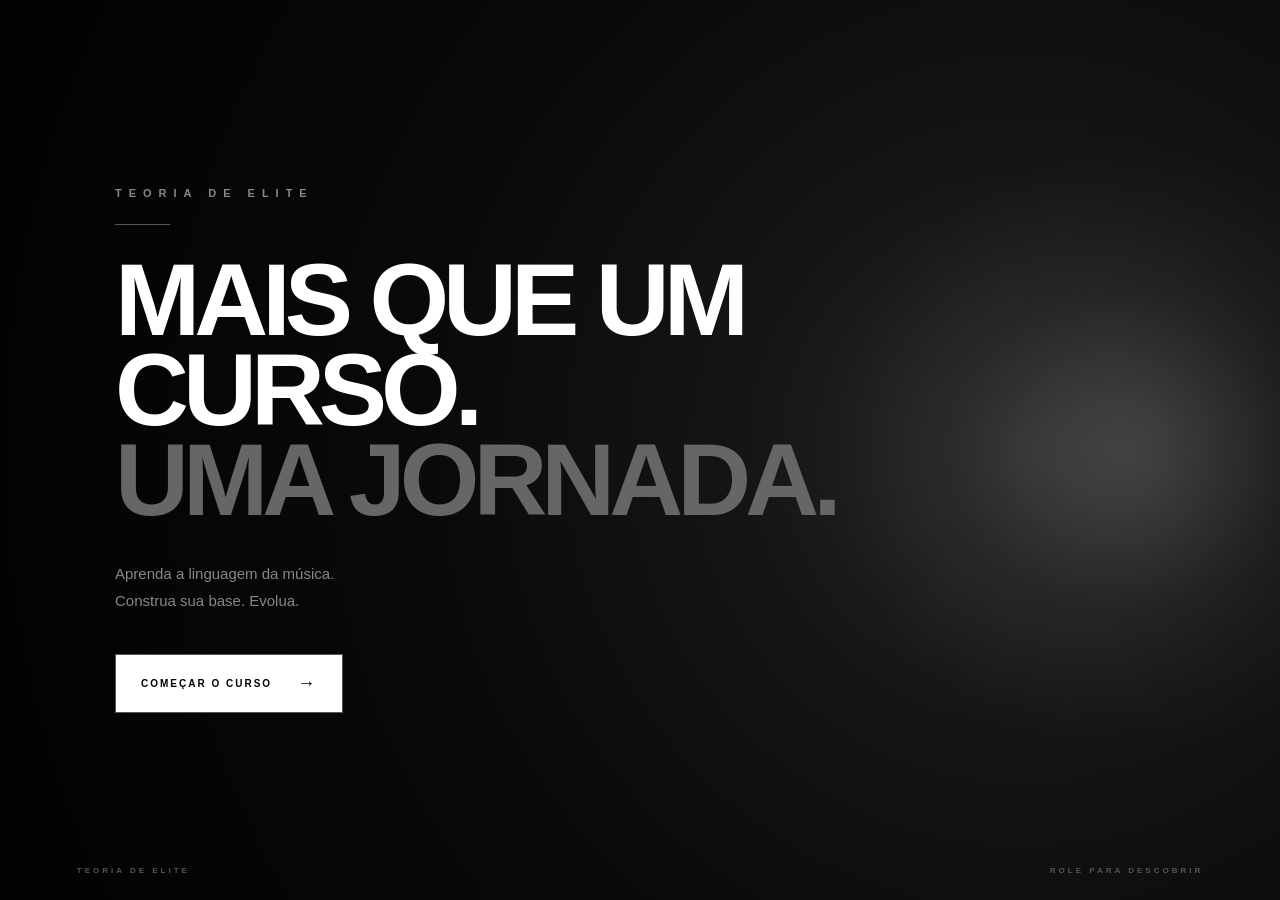
<file: entrada.html>
<!DOCTYPE html>
<html lang="pt-BR">

<head>

<meta charset="UTF-8">

<meta name="viewport"
content="width=device-width, initial-scale=1.0">

<title>Teoria de Elite | O Curso</title>

<style>

* {
    margin: 0;
    padding: 0;
    box-sizing: border-box;
}

html,
body {
    width: 100%;
    height: 100%;
}

body {

    font-family: Arial, Helvetica, sans-serif;

    background: #050505;

    color: white;

    overflow: hidden;
}


/* =================================
   TELA PRINCIPAL
================================= */

.entrada {

    position: relative;

    width: 100%;
    height: 100vh;
    height: 100dvh;

    display: flex;

    align-items: center;

    overflow: hidden;

    background:

        radial-gradient(
            circle at 80% 50%,
            #292929 0%,
            #151515 25%,
            #090909 55%,
            #020202 100%
        );
}


/* =================================
   LUZ
================================= */

.luz {

    position: absolute;

    width: 650px;
    height: 650px;

    right: -180px;
    top: 50%;

    transform: translateY(-50%);

    background:

        radial-gradient(
            circle,
            rgba(255,255,255,0.16),
            rgba(255,255,255,0.04) 35%,
            transparent 70%
        );

    filter: blur(20px);

    pointer-events: none;
}


/* =================================
   CONTEÚDO
================================= */

.conteudo {

    position: relative;

    z-index: 2;

    width: min(1050px, 88%);

    margin: auto;

    animation: aparecer 1.2s ease forwards;
}


.marca {

    color: #888;

    font-size: 11px;

    font-weight: bold;

    letter-spacing: 7px;

    margin-bottom: 25px;
}


.linha {

    width: 55px;

    height: 1px;

    background: #555;

    margin-bottom: 30px;
}


h1 {

    max-width: 950px;

    font-size: clamp(50px, 8vw, 105px);

    line-height: 0.88;

    letter-spacing: -6px;

    font-weight: 800;
}


h1 span {

    display: block;

    color: #666;
}


.descricao {

    margin-top: 35px;

    margin-bottom: 40px;

    color: #888;

    font-size: 15px;

    line-height: 1.8;
}


/* =================================
   BOTÃO
================================= */

.botao {

    display: inline-flex;

    align-items: center;

    gap: 25px;

    padding: 18px 25px;

    border: 1px solid #555;

    background: white;

    color: black;

    text-decoration: none;

    font-size: 10px;

    font-weight: bold;

    letter-spacing: 2px;

    transition: 0.3s;
}


.botao span {

    font-size: 18px;
}


.botao:hover {

    transform: translateX(8px);

    background: #ccc;
}


/* =================================
   RODAPÉ
================================= */

.rodape {

    position: absolute;

    left: 6%;
    right: 6%;

    bottom: 25px;

    display: flex;

    justify-content: space-between;

    color: #555;

    font-size: 8px;

    font-weight: bold;

    letter-spacing: 3px;
}


/* =================================
   ANIMAÇÃO
================================= */

@keyframes aparecer {

    from {

        opacity: 0;

        transform: translateY(35px);

    }

    to {

        opacity: 1;

        transform: translateY(0);

    }

}


/* =================================
   CELULAR
================================= */

@media (max-width: 700px) {

    .conteudo {

        width: calc(100% - 42px);

    }

    .marca {

        font-size: 9px;

        letter-spacing: 5px;

    }

    h1 {

        font-size: 52px;

        letter-spacing: -4px;

        line-height: 0.92;

    }

    .descricao {

        font-size: 13px;

    }

    .luz {

        width: 450px;

        height: 450px;

        right: -230px;

    }

    .rodape {

        left: 21px;

        right: 21px;

        font-size: 7px;

        letter-spacing: 2px;

    }

}

</style>

</head>


<body>

<div class="entrada">

    <div class="luz"></div>


    <main class="conteudo">

        <div class="marca">
            TEORIA DE ELITE
        </div>


        <div class="linha"></div>


        <h1>

            MAIS QUE UM CURSO.

            <span>
                UMA JORNADA.
            </span>

        </h1>


        <p class="descricao">

            Aprenda a linguagem da música.<br>

            Construa sua base. Evolua.

        </p>


        <a
            class="botao"
            href="curso.html"
        >

            COMEÇAR O CURSO

            <span>→</span>

        </a>

    </main>


    <div class="rodape">

        <span>
            TEORIA DE ELITE
        </span>

        <span>
            ROLE PARA DESCOBRIR
        </span>

    </div>

</div>

</body>

</html>
</file>
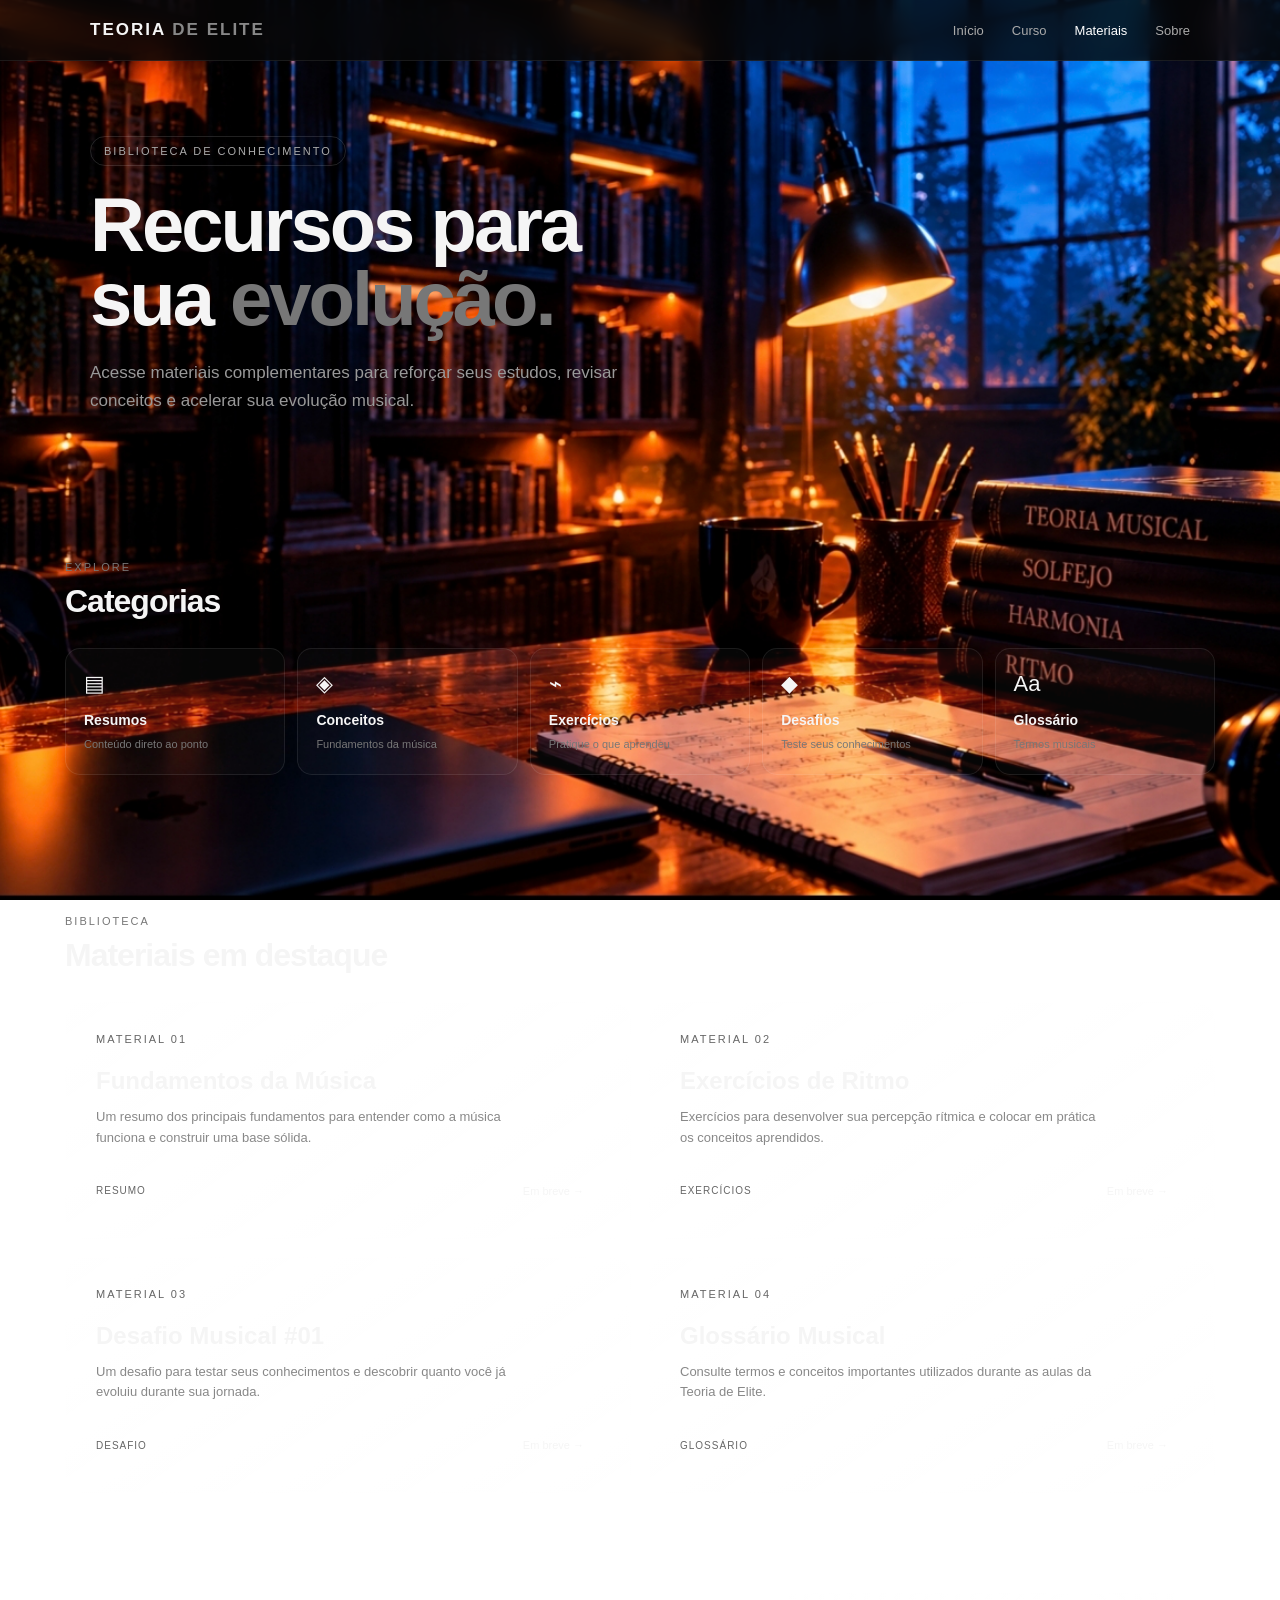
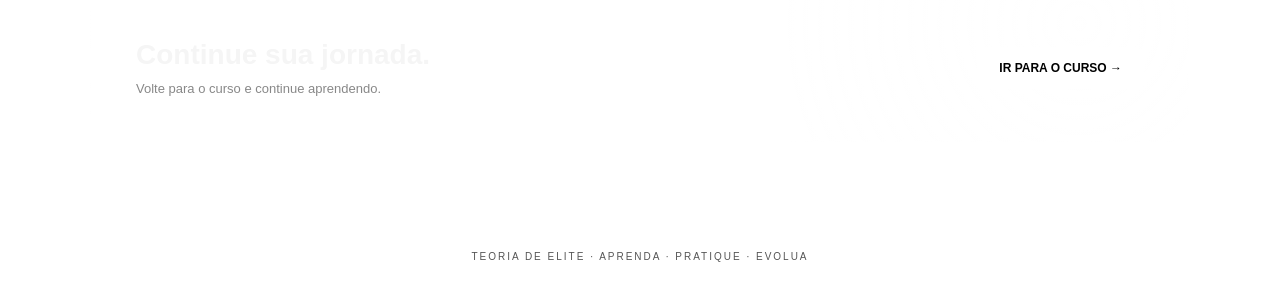
<file: materiais.html>
<!DOCTYPE html>
<html lang="pt-BR">
<head>
  <meta charset="UTF-8">
  <meta name="viewport" content="width=device-width, initial-scale=1.0">

  <title>Materiais | Teoria de Elite</title>

  <style>
    * {
      margin: 0;
      padding: 0;
      box-sizing: border-box;
    }

    html {
      scroll-behavior: smooth;
    }

    body {
      font-family: Arial, Helvetica, sans-serif;
     background-image: url("fundo-materiais.png");
background-size: cover;
background-position: center;
background-attachment: fixed;
background-repeat: no-repeat;
      color: #f5f5f5;
      min-height: 100vh;
    }

    a {
      color: inherit;
      text-decoration: none;
    }

    /* HEADER */

    header {
      width: 100%;
      border-bottom: 1px solid rgba(255,255,255,0.08);
      background: rgba(7,7,7,0.82);
      backdrop-filter: blur(15px);
      position: sticky;
      top: 0;
      z-index: 100;
    }

    .nav {
      max-width: 1150px;
      margin: auto;
      padding: 20px 25px;
      display: flex;
      align-items: center;
      justify-content: space-between;
      gap: 20px;
    }

    .logo {
      font-size: 17px;
      font-weight: 800;
      letter-spacing: 2px;
      white-space: nowrap;
    }

    .logo span {
      color: #888;
    }

    .links {
      display: flex;
      gap: 28px;
      font-size: 13px;
      color: #aaa;
    }

    .links a {
      transition: 0.25s;
    }

    .links a:hover,
    .links .active {
      color: #fff;
    }

    /* CONTAINER */

    .container {
      max-width: 1150px;
      margin: auto;
      padding: 0 25px;
    }

    /* HERO */

    .hero {
      min-height: 430px;
      display: flex;
      flex-direction: column;
      justify-content: center;
      position: relative;
      overflow: hidden;
    }

    .hero::before {
      content: "♪";
      position: absolute;
      right: 5%;
      top: 10%;
      font-size: 260px;
      font-weight: 900;
      color: rgba(255,255,255,0.025);
      transform: rotate(-12deg);
      pointer-events: none;
    }

    .tag {
      display: inline-block;
      width: fit-content;
      padding: 8px 13px;
      border: 1px solid rgba(255,255,255,0.13);
      border-radius: 100px;
      color: #aaa;
      font-size: 11px;
      letter-spacing: 2px;
      margin-bottom: 22px;
      text-transform: uppercase;
    }

    .hero h1 {
      font-size: clamp(42px, 7vw, 76px);
      line-height: 0.98;
      letter-spacing: -3px;
      max-width: 800px;
      margin-bottom: 22px;
    }

    .hero h1 span {
      color: #777;
    }

    .hero p {
      max-width: 590px;
      color: #999;
      font-size: 17px;
      line-height: 1.7;
    }

    /* CATEGORIAS */

    .section {
      padding: 70px 0;
    }

    .section-title {
      margin-bottom: 28px;
    }

    .section-title small {
      display: block;
      color: #777;
      font-size: 11px;
      letter-spacing: 2px;
      margin-bottom: 10px;
      text-transform: uppercase;
    }

    .section-title h2 {
      font-size: 32px;
      letter-spacing: -1px;
    }

    .categories {
      display: grid;
      grid-template-columns: repeat(5, 1fr);
      gap: 12px;
    }

    .category {
      padding: 22px 18px;
      min-height: 110px;
      border: 1px solid rgba(255,255,255,0.09);
      background: rgba(255,255,255,0.025);
      border-radius: 15px;
      transition: 0.3s;
    }

    .category:hover {
      transform: translateY(-4px);
      background: rgba(255,255,255,0.055);
      border-color: rgba(255,255,255,0.18);
    }

    .category-icon {
      font-size: 22px;
      margin-bottom: 15px;
    }

    .category strong {
      display: block;
      font-size: 14px;
      margin-bottom: 6px;
    }

    .category span {
      color: #777;
      font-size: 11px;
    }

    /* MATERIAIS */

    .materials {
      display: grid;
      grid-template-columns: repeat(2, 1fr);
      gap: 18px;
    }

    .material {
      position: relative;
      padding: 30px;
      min-height: 220px;
      border-radius: 20px;
      border: 1px solid rgba(255,255,255,0.09);
      background:
        linear-gradient(145deg, rgba(255,255,255,0.055), rgba(255,255,255,0.015));
      overflow: hidden;
      transition: 0.3s;
    }

    .material:hover {
      transform: translateY(-5px);
      border-color: rgba(255,255,255,0.2);
    }

    .material::after {
      content: "";
      position: absolute;
      width: 150px;
      height: 150px;
      right: -50px;
      bottom: -60px;
      border-radius: 50%;
      background: rgba(255,255,255,0.035);
    }

    .material-number {
      color: #666;
      font-size: 11px;
      letter-spacing: 2px;
      margin-bottom: 22px;
    }

    .material h3 {
      font-size: 24px;
      margin-bottom: 12px;
    }

    .material p {
      color: #888;
      font-size: 13px;
      line-height: 1.6;
      max-width: 430px;
    }

    .material-bottom {
      margin-top: 25px;
      display: flex;
      justify-content: space-between;
      align-items: center;
    }

    .type {
      color: #666;
      font-size: 10px;
      letter-spacing: 1px;
      text-transform: uppercase;
    }

    .button {
      display: inline-flex;
      align-items: center;
      gap: 8px;
      padding: 10px 15px;
      border: 1px solid rgba(255,255,255,0.13);
      border-radius: 9px;
      font-size: 11px;
      transition: 0.25s;
    }

    .button:hover {
      background: #fff;
      color: #000;
    }

    /* CTA */

    .cta {
      margin: 30px 0 80px;
      padding: 45px;
      border-radius: 22px;
      border: 1px solid rgba(255,255,255,0.1);
      background:
        radial-gradient(circle at 90% 20%, rgba(255,255,255,0.08), transparent 30%),
        rgba(255,255,255,0.025);
      display: flex;
      align-items: center;
      justify-content: space-between;
      gap: 30px;
    }

    .cta h2 {
      font-size: 28px;
      margin-bottom: 10px;
    }

    .cta p {
      color: #888;
      font-size: 13px;
    }

    .cta-button {
      background: #fff;
      color: #000;
      padding: 14px 22px;
      border-radius: 10px;
      font-size: 12px;
      font-weight: 700;
      white-space: nowrap;
      transition: 0.25s;
    }

    .cta-button:hover {
      transform: translateY(-2px);
    }

    /* FOOTER */

    footer {
      border-top: 1px solid rgba(255,255,255,0.08);
      padding: 28px 25px;
      text-align: center;
      color: #555;
      font-size: 10px;
      letter-spacing: 2px;
    }

    /* MOBILE */

    @media (max-width: 800px) {

      .nav {
        padding: 17px 18px;
      }

      .links {
        gap: 14px;
        font-size: 11px;
      }

      .container {
        padding: 0 18px;
      }

      .hero {
        min-height: 390px;
      }

      .hero h1 {
        font-size: 48px;
        letter-spacing: -2px;
      }

      .hero p {
        font-size: 14px;
      }

      .categories {
        grid-template-columns: repeat(2, 1fr);
      }

      .categories .category:last-child {
        grid-column: span 2;
      }

      .materials {
        grid-template-columns: 1fr;
      }

      .material {
        min-height: 200px;
        padding: 25px;
      }

      .cta {
        padding: 30px 25px;
        flex-direction: column;
        align-items: flex-start;
      }
    }

    @media (max-width: 480px) {

      .logo {
        font-size: 13px;
      }

      .links {
        gap: 10px;
      }

      .hero h1 {
        font-size: 42px;
      }

      .categories {
        grid-template-columns: 1fr 1fr;
      }

      .section {
        padding: 50px 0;
      }
    }
  </style>
</head>

<body>

  <!-- HEADER -->

  <header>
    <nav class="nav">

      <a href="index.html" class="logo">
        TEORIA <span>DE ELITE</span>
      </a>

      <div class="links">
        <a href="index.html">Início</a>
        <a href="curso.html">Curso</a>
        <a href="materiais.html" class="active">Materiais</a>
        <a href="sobre.html">Sobre</a>
      </div>

    </nav>
  </header>


  <!-- HERO -->

  <main>

    <section class="hero container">

      <div class="tag">
        Biblioteca de conhecimento
      </div>

      <h1>
        Recursos para<br>
        sua <span>evolução.</span>
      </h1>

      <p>
        Acesse materiais complementares para reforçar seus estudos,
        revisar conceitos e acelerar sua evolução musical.
      </p>

    </section>


    <!-- CATEGORIAS -->

    <section class="section container">

      <div class="section-title">
        <small>Explore</small>
        <h2>Categorias</h2>
      </div>

      <div class="categories">

        <a href="#resumos" class="category">
          <div class="category-icon">▤</div>
          <strong>Resumos</strong>
          <span>Conteúdo direto ao ponto</span>
        </a>

        <a href="#conceitos" class="category">
          <div class="category-icon">◈</div>
          <strong>Conceitos</strong>
          <span>Fundamentos da música</span>
        </a>

        <a href="#exercicios" class="category">
          <div class="category-icon">⌁</div>
          <strong>Exercícios</strong>
          <span>Pratique o que aprendeu</span>
        </a>

        <a href="#desafios" class="category">
          <div class="category-icon">◆</div>
          <strong>Desafios</strong>
          <span>Teste seus conhecimentos</span>
        </a>

        <a href="#glossario" class="category">
          <div class="category-icon">Aa</div>
          <strong>Glossário</strong>
          <span>Termos musicais</span>
        </a>

      </div>

    </section>


    <!-- MATERIAIS -->

    <section class="section container" id="resumos">

      <div class="section-title">
        <small>Biblioteca</small>
        <h2>Materiais em destaque</h2>
      </div>

      <div class="materials">

        <article class="material" id="conceitos">

          <div class="material-number">
            MATERIAL 01
          </div>

          <h3>Fundamentos da Música</h3>

          <p>
            Um resumo dos principais fundamentos para entender
            como a música funciona e construir uma base sólida.
          </p>

          <div class="material-bottom">
            <span class="type">RESUMO</span>

            <a href="#" class="button">
              Em breve →
            </a>
          </div>

        </article>


        <article class="material" id="exercicios">

          <div class="material-number">
            MATERIAL 02
          </div>

          <h3>Exercícios de Ritmo</h3>

          <p>
            Exercícios para desenvolver sua percepção rítmica
            e colocar em prática os conceitos aprendidos.
          </p>

          <div class="material-bottom">
            <span class="type">EXERCÍCIOS</span>

            <a href="#" class="button">
              Em breve →
            </a>
          </div>

        </article>


        <article class="material" id="desafios">

          <div class="material-number">
            MATERIAL 03
          </div>

          <h3>Desafio Musical #01</h3>

          <p>
            Um desafio para testar seus conhecimentos e descobrir
            quanto você já evoluiu durante sua jornada.
          </p>

          <div class="material-bottom">
            <span class="type">DESAFIO</span>

            <a href="#" class="button">
              Em breve →
            </a>
          </div>

        </article>


        <article class="material" id="glossario">

          <div class="material-number">
            MATERIAL 04
          </div>

          <h3>Glossário Musical</h3>

          <p>
            Consulte termos e conceitos importantes utilizados
            durante as aulas da Teoria de Elite.
          </p>

          <div class="material-bottom">
            <span class="type">GLOSSÁRIO</span>

            <a href="#" class="button">
              Em breve →
            </a>
          </div>

        </article>

      </div>

    </section>


    <!-- CTA -->

    <section class="container">

      <div class="cta">

        <div>
          <h2>Continue sua jornada.</h2>

          <p>
            Volte para o curso e continue aprendendo.
          </p>
        </div>

        <a href="curso.html" class="cta-button">
          IR PARA O CURSO →
        </a>

      </div>

    </section>

  </main>


  <!-- FOOTER -->

  <footer>
    TEORIA DE ELITE · APRENDA · PRATIQUE · EVOLUA
  </footer>

</body>
</html>
</file>
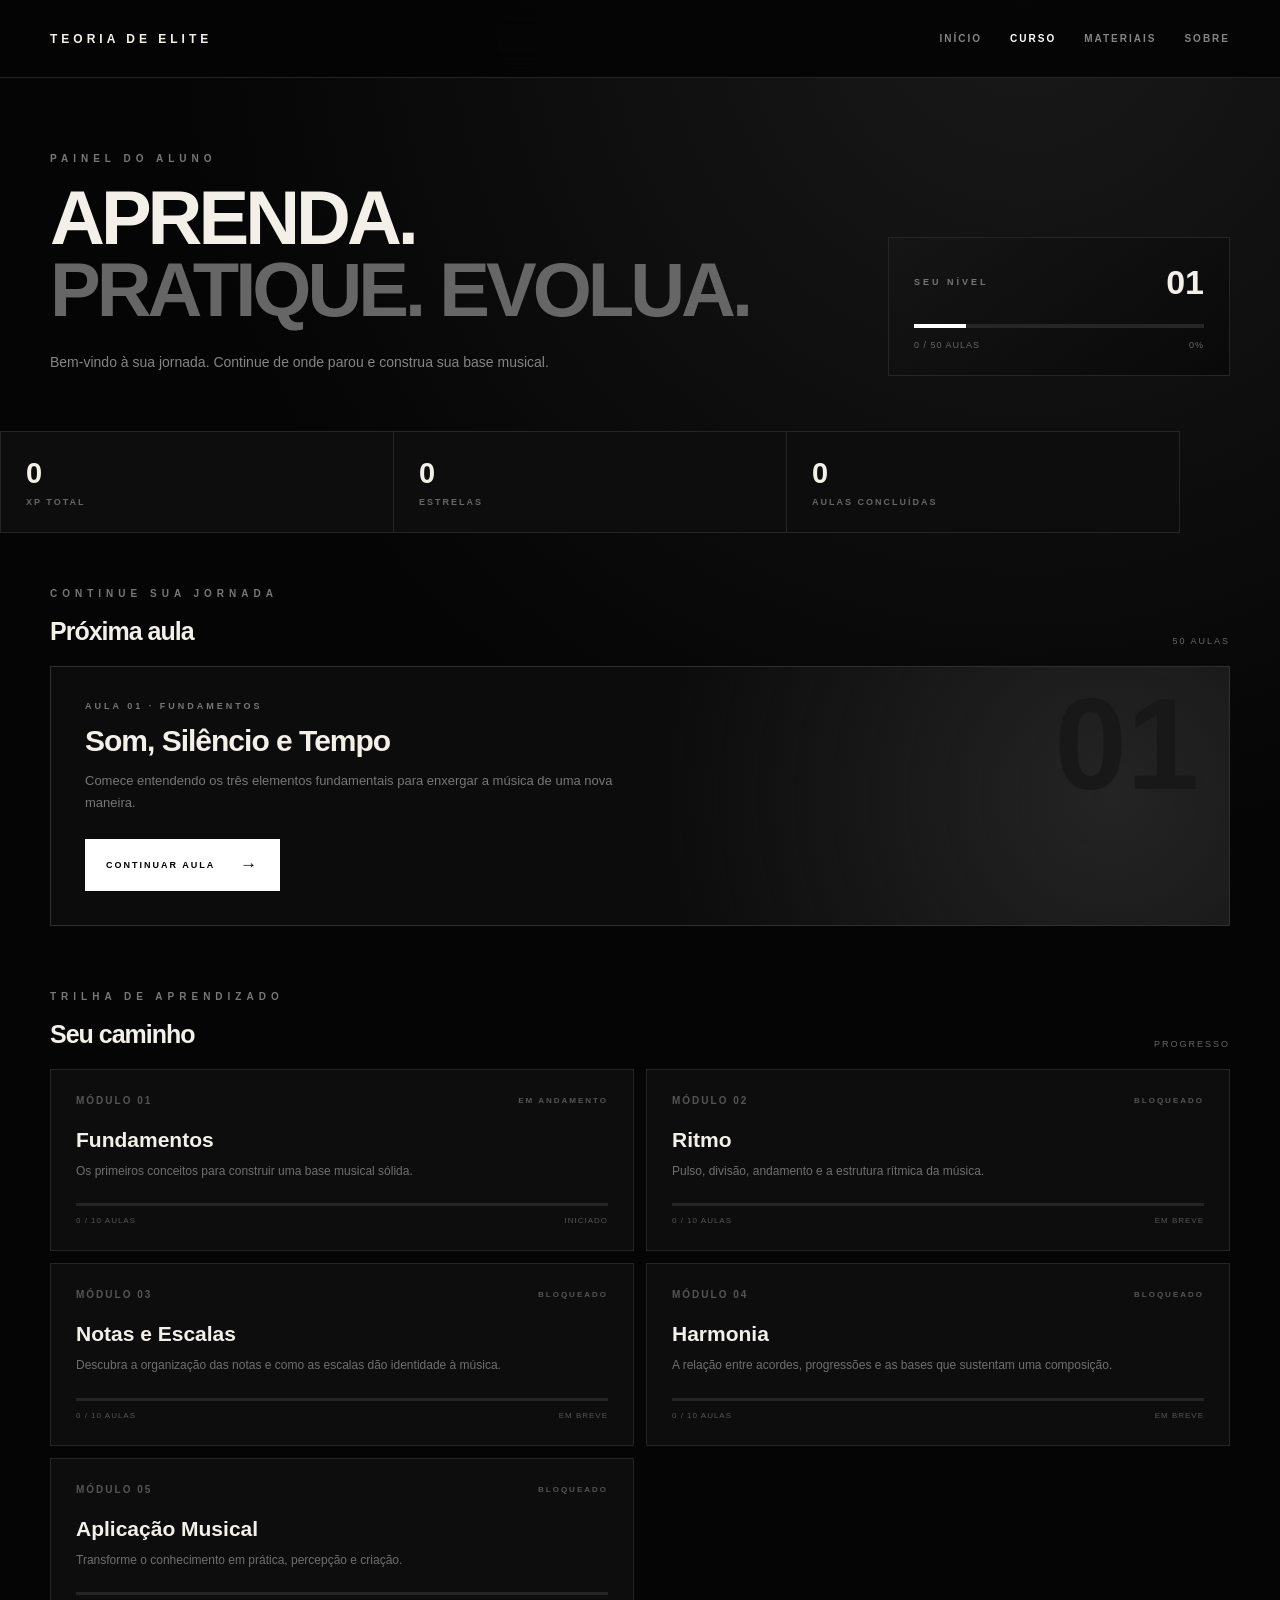
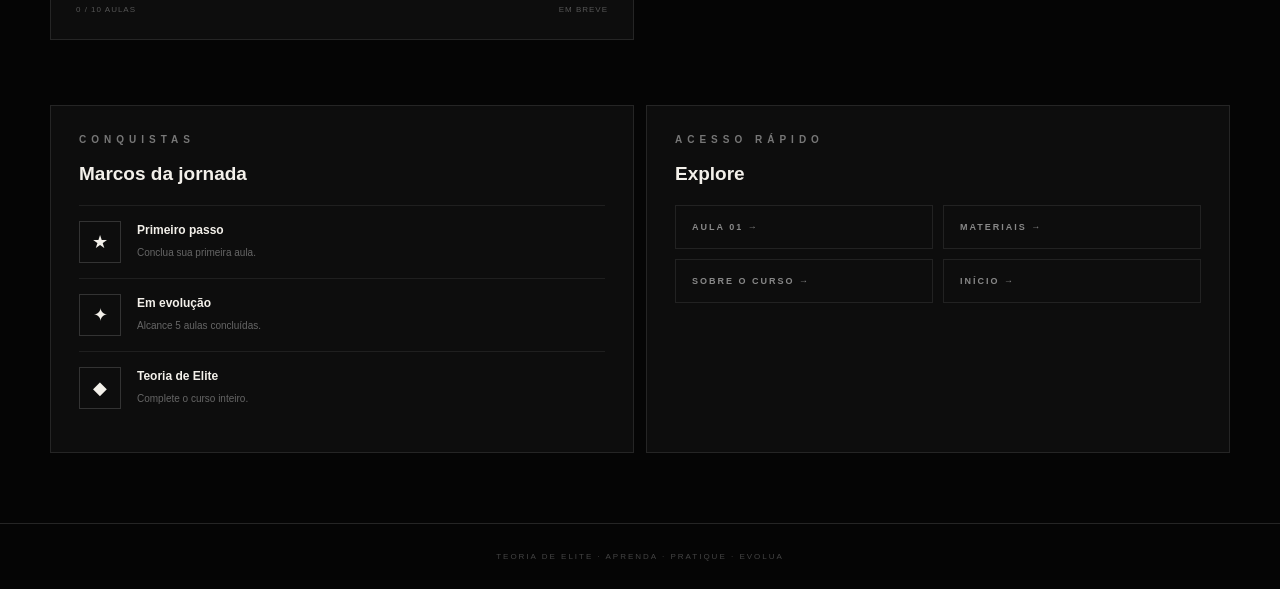
<file: painel.html>
<!DOCTYPE html>
<html lang="pt-BR">
<head>
<meta charset="UTF-8">
<meta name="viewport" content="width=device-width, initial-scale=1.0">
<title>Painel | Teoria de Elite</title>

<style>
* {
    margin: 0;
    padding: 0;
    box-sizing: border-box;
}

:root {
    --bg: #050505;
    --panel: #0d0d0d;
    --line: #252525;
    --text: #f3f0ea;
    --muted: #858585;
}

html {
    scroll-behavior: smooth;
}

body {
    font-family: Arial, Helvetica, sans-serif;
    background:
        radial-gradient(circle at 80% 0%, #191919 0%, transparent 35%),
        var(--bg);
    color: var(--text);
    min-height: 100vh;
}

a {
    color: inherit;
    text-decoration: none;
}

button {
    font: inherit;
}

.container {
    width: min(1180px, calc(100% - 40px));
    margin: auto;
}

/* HEADER */

header {
    height: 78px;
    border-bottom: 1px solid var(--line);
    display: flex;
    align-items: center;
    position: sticky;
    top: 0;
    z-index: 20;
    background: rgba(5, 5, 5, 0.92);
    backdrop-filter: blur(15px);
}

.header-inner {
    width: min(1180px, calc(100% - 40px));
    margin: auto;
    display: flex;
    align-items: center;
    justify-content: space-between;
}

.logo {
    font-size: 12px;
    font-weight: 800;
    letter-spacing: 4px;
}

nav {
    display: flex;
    gap: 28px;
}

nav a {
    color: var(--muted);
    font-size: 10px;
    font-weight: bold;
    letter-spacing: 2px;
    transition: 0.25s;
}

nav a:hover,
nav a.active {
    color: white;
}

/* HERO */

.hero {
    padding: 75px 0 45px;
    display: grid;
    grid-template-columns: 1.4fr 0.6fr;
    gap: 40px;
    align-items: end;
}

.eyebrow {
    color: #777;
    font-size: 10px;
    font-weight: bold;
    letter-spacing: 5px;
    margin-bottom: 18px;
}

.hero h1 {
    font-size: clamp(42px, 6vw, 76px);
    line-height: 0.95;
    letter-spacing: -4px;
    max-width: 800px;
}

.hero h1 span {
    color: #666;
}

.hero-text {
    color: var(--muted);
    margin-top: 24px;
    font-size: 14px;
    line-height: 1.8;
}

.level-card {
    border: 1px solid var(--line);
    background: linear-gradient(145deg, #151515, #090909);
    padding: 25px;
}

.level-top {
    display: flex;
    justify-content: space-between;
    align-items: center;
    margin-bottom: 22px;
}

.level-label {
    color: #777;
    font-size: 9px;
    font-weight: bold;
    letter-spacing: 3px;
}

.level-number {
    font-size: 34px;
    font-weight: 800;
}

.progress-track {
    width: 100%;
    height: 4px;
    background: #262626;
    overflow: hidden;
}

.progress-fill {
    height: 100%;
    width: 18%;
    background: white;
}

.level-bottom {
    display: flex;
    justify-content: space-between;
    margin-top: 12px;
    color: #666;
    font-size: 9px;
    letter-spacing: 1px;
}

/* STATS */

.stats {
    display: grid;
    grid-template-columns: repeat(3, 1fr);
    gap: 1px;
    background: var(--line);
    border: 1px solid var(--line);
    margin: 10px 0 55px;
}

.stat {
    background: var(--panel);
    padding: 25px;
}

.stat-number {
    font-size: 29px;
    font-weight: 800;
    margin-bottom: 7px;
}

.stat-name {
    color: #666;
    font-size: 9px;
    font-weight: bold;
    letter-spacing: 2px;
}

/* SECTION */

.section-heading {
    display: flex;
    justify-content: space-between;
    align-items: end;
    margin-bottom: 20px;
}

.section-heading h2 {
    font-size: 25px;
    letter-spacing: -1px;
}

.section-heading p {
    color: #666;
    font-size: 9px;
    letter-spacing: 2px;
}

/* CONTINUE */

.continue {
    position: relative;
    overflow: hidden;
    border: 1px solid #303030;
    background:
        radial-gradient(circle at 90% 50%, #242424 0%, transparent 42%),
        #0c0c0c;
    padding: 34px;
    margin-bottom: 65px;
}

.continue::after {
    content: "01";
    position: absolute;
    right: 30px;
    top: 12px;
    color: #181818;
    font-size: 130px;
    font-weight: 900;
    line-height: 1;
    pointer-events: none;
}

.continue-content {
    position: relative;
    z-index: 2;
}

.lesson-tag {
    color: #777;
    font-size: 9px;
    font-weight: bold;
    letter-spacing: 3px;
    margin-bottom: 13px;
}

.continue h3 {
    font-size: 30px;
    letter-spacing: -1px;
    margin-bottom: 12px;
}

.continue p {
    color: #777;
    font-size: 13px;
    line-height: 1.7;
    max-width: 560px;
}

.main-button {
    display: inline-flex;
    align-items: center;
    gap: 25px;
    margin-top: 25px;
    background: white;
    color: black;
    padding: 16px 21px;
    font-size: 9px;
    font-weight: bold;
    letter-spacing: 2px;
    transition: 0.25s;
}

.main-button span {
    font-size: 17px;
}

.main-button:hover {
    transform: translateX(7px);
    background: #d5d5d5;
}

/* MODULES */

.modules {
    display: grid;
    grid-template-columns: repeat(2, 1fr);
    gap: 12px;
    margin-bottom: 65px;
}

.module {
    border: 1px solid var(--line);
    background: var(--panel);
    padding: 25px;
    transition: 0.25s;
}

.module:hover {
    border-color: #444;
    transform: translateY(-2px);
}

.module-top {
    display: flex;
    justify-content: space-between;
    align-items: center;
    margin-bottom: 22px;
}

.module-number {
    color: #555;
    font-size: 10px;
    font-weight: bold;
    letter-spacing: 2px;
}

.module-status {
    color: #555;
    font-size: 8px;
    font-weight: bold;
    letter-spacing: 2px;
}

.module h3 {
    font-size: 21px;
    margin-bottom: 9px;
}

.module p {
    color: #6f6f6f;
    font-size: 12px;
    line-height: 1.7;
}

.module-progress {
    margin-top: 22px;
}

.module-progress-track {
    height: 3px;
    background: #242424;
}

.module-progress-fill {
    height: 100%;
    width: 0%;
    background: #ddd;
}

.module-bottom {
    display: flex;
    justify-content: space-between;
    margin-top: 10px;
    color: #555;
    font-size: 8px;
    letter-spacing: 1px;
}

/* ACHIEVEMENTS */

.bottom-grid {
    display: grid;
    grid-template-columns: 1fr 1fr;
    gap: 12px;
    margin-bottom: 70px;
}

.info-card {
    border: 1px solid var(--line);
    background: var(--panel);
    padding: 28px;
}

.info-card h3 {
    font-size: 19px;
    margin-bottom: 20px;
}

.achievement {
    display: flex;
    align-items: center;
    gap: 16px;
    padding: 15px 0;
    border-top: 1px solid #1f1f1f;
}

.achievement-icon {
    width: 42px;
    height: 42px;
    border: 1px solid #333;
    display: grid;
    place-items: center;
    font-size: 18px;
}

.achievement strong {
    display: block;
    font-size: 12px;
    margin-bottom: 5px;
}

.achievement small {
    color: #666;
    font-size: 10px;
}

/* QUICK LINKS */

.quick-links {
    display: grid;
    grid-template-columns: repeat(2, 1fr);
    gap: 10px;
}

.quick {
    border: 1px solid #222;
    padding: 16px;
    color: #888;
    font-size: 9px;
    font-weight: bold;
    letter-spacing: 2px;
    transition: 0.2s;
}

.quick:hover {
    color: white;
    border-color: #444;
}

/* FOOTER */

footer {
    border-top: 1px solid var(--line);
    padding: 28px 0;
    color: #444;
    font-size: 8px;
    letter-spacing: 2px;
    text-align: center;
}

/* MOBILE */

@media (max-width: 800px) {

    .container,
    .header-inner {
        width: calc(100% - 28px);
    }

    header {
        height: 68px;
    }

    .logo {
        font-size: 9px;
        letter-spacing: 3px;
    }

    nav {
        gap: 13px;
    }

    nav a {
        font-size: 8px;
        letter-spacing: 1px;
    }

    .hero {
        grid-template-columns: 1fr;
        padding: 55px 0 35px;
        gap: 30px;
    }

    .hero h1 {
        font-size: 47px;
        letter-spacing: -3px;
    }

    .stats {
        grid-template-columns: 1fr;
        margin-bottom: 45px;
    }

    .stat {
        padding: 20px;
    }

    .continue {
        padding: 25px;
        margin-bottom: 50px;
    }

    .continue h3 {
        font-size: 25px;
    }

    .modules,
    .bottom-grid {
        grid-template-columns: 1fr;
    }

    .quick-links {
        grid-template-columns: 1fr;
    }
}

@media (max-width: 430px) {

    nav {
        gap: 9px;
    }

    nav a {
        font-size: 7px;
    }

    .hero h1 {
        font-size: 40px;
    }

    .eyebrow {
        letter-spacing: 3px;
    }

    .continue::after {
        font-size: 90px;
    }
}
</style>
</head>

<body>

<header>
    <div class="header-inner">

        <a class="logo" href="index.html">
            TEORIA DE ELITE
        </a>

        <nav>
            <a href="index.html">INÍCIO</a>
            <a href="painel.html" class="active">CURSO</a>
            <a href="materiais.html">MATERIAIS</a>
            <a href="sobre.html">SOBRE</a>
        </nav>

    </div>
</header>

<main>

<section class="hero container">

    <div>

        <div class="eyebrow">
            PAINEL DO ALUNO
        </div>

        <h1>
            APRENDA.<br>
            <span>PRATIQUE. EVOLUA.</span>
        </h1>

        <p class="hero-text">
            <span id="greeting">Bem-vindo</span>
            à sua jornada.
            Continue de onde parou e construa sua base musical.
        </p>

    </div>

    <div class="level-card">

        <div class="level-top">

            <div class="level-label">
                SEU NÍVEL
            </div>

            <div class="level-number">
                01
            </div>

        </div>

        <div class="progress-track">
            <div
                class="progress-fill"
                id="mainProgress">
            </div>
        </div>

        <div class="level-bottom">

            <span id="lessonProgress">
                0 / 50 AULAS
            </span>

            <span id="progressPercent">
                0%
            </span>

        </div>

    </div>

</section>


<section class="container stats">

    <div class="stat">

        <div
            class="stat-number"
            id="xp">
            0
        </div>

        <div class="stat-name">
            XP TOTAL
        </div>

    </div>


    <div class="stat">

        <div
            class="stat-number"
            id="stars">
            0
        </div>

        <div class="stat-name">
            ESTRELAS
        </div>

    </div>


    <div class="stat">

        <div
            class="stat-number"
            id="completed">
            0
        </div>

        <div class="stat-name">
            AULAS CONCLUÍDAS
        </div>

    </div>

</section>


<section class="container">

    <div class="section-heading">

        <div>

            <div class="eyebrow">
                CONTINUE SUA JORNADA
            </div>

            <h2>
                Próxima aula
            </h2>

        </div>

        <p>
            50 AULAS
        </p>

    </div>


    <div class="continue">

        <div class="continue-content">

            <div class="lesson-tag">
                AULA 01 · FUNDAMENTOS
            </div>

            <h3>
                Som, Silêncio e Tempo
            </h3>

            <p>
                Comece entendendo os três elementos fundamentais
                para enxergar a música de uma nova maneira.
            </p>

            <a
                class="main-button"
                href="aula-01.html">

                CONTINUAR AULA

                <span>
                    →
                </span>

            </a>

        </div>

    </div>

</section>


<section class="container">

    <div class="section-heading">

        <div>

            <div class="eyebrow">
                TRILHA DE APRENDIZADO
            </div>

            <h2>
                Seu caminho
            </h2>

        </div>

        <p>
            PROGRESSO
        </p>

    </div>


    <div class="modules">


        <article class="module">

            <div class="module-top">

                <span class="module-number">
                    MÓDULO 01
                </span>

                <span class="module-status">
                    EM ANDAMENTO
                </span>

            </div>

            <h3>
                Fundamentos
            </h3>

            <p>
                Os primeiros conceitos para construir
                uma base musical sólida.
            </p>

            <div class="module-progress">

                <div class="module-progress-track">

                    <div
                        class="module-progress-fill"
                        id="module1Progress">
                    </div>

                </div>

                <div class="module-bottom">

                    <span id="module1Text">
                        0 / 10 AULAS
                    </span>

                    <span>
                        INICIADO
                    </span>

                </div>

            </div>

        </article>


        <article class="module">

            <div class="module-top">

                <span class="module-number">
                    MÓDULO 02
                </span>

                <span class="module-status">
                    BLOQUEADO
                </span>

            </div>

            <h3>
                Ritmo
            </h3>

            <p>
                Pulso, divisão, andamento e a estrutura
                rítmica da música.
            </p>

            <div class="module-progress">

                <div class="module-progress-track">

                    <div class="module-progress-fill">
                    </div>

                </div>

                <div class="module-bottom">

                    <span>
                        0 / 10 AULAS
                    </span>

                    <span>
                        EM BREVE
                    </span>

                </div>

            </div>

        </article>


        <article class="module">

            <div class="module-top">

                <span class="module-number">
                    MÓDULO 03
                </span>

                <span class="module-status">
                    BLOQUEADO
                </span>

            </div>

            <h3>
                Notas e Escalas
            </h3>

            <p>
                Descubra a organização das notas e como
                as escalas dão identidade à música.
            </p>

            <div class="module-progress">

                <div class="module-progress-track">

                    <div class="module-progress-fill">
                    </div>

                </div>

                <div class="module-bottom">

                    <span>
                        0 / 10 AULAS
                    </span>

                    <span>
                        EM BREVE
                    </span>

                </div>

            </div>

        </article>


        <article class="module">

            <div class="module-top">

                <span class="module-number">
                    MÓDULO 04
                </span>

                <span class="module-status">
                    BLOQUEADO
                </span>

            </div>

            <h3>
                Harmonia
            </h3>

            <p>
                A relação entre acordes, progressões e
                as bases que sustentam uma composição.
            </p>

            <div class="module-progress">

                <div class="module-progress-track">

                    <div class="module-progress-fill">
                    </div>

                </div>

                <div class="module-bottom">

                    <span>
                        0 / 10 AULAS
                    </span>

                    <span>
                        EM BREVE
                    </span>

                </div>

            </div>

        </article>


        <article class="module">

            <div class="module-top">

                <span class="module-number">
                    MÓDULO 05
                </span>

                <span class="module-status">
                    BLOQUEADO
                </span>

            </div>

            <h3>
                Aplicação Musical
            </h3>

            <p>
                Transforme o conhecimento em prática,
                percepção e criação.
            </p>

            <div class="module-progress">

                <div class="module-progress-track">

                    <div class="module-progress-fill">
                    </div>

                </div>

                <div class="module-bottom">

                    <span>
                        0 / 10 AULAS
                    </span>

                    <span>
                        EM BREVE
                    </span>

                </div>

            </div>

        </article>


    </div>

</section>


<section class="container bottom-grid">


    <div class="info-card">

        <div class="eyebrow">
            CONQUISTAS
        </div>

        <h3>
            Marcos da jornada
        </h3>


        <div class="achievement">

            <div class="achievement-icon">
                ★
            </div>

            <div>

                <strong>
                    Primeiro passo
                </strong>

                <small>
                    Conclua sua primeira aula.
                </small>

            </div>

        </div>


        <div class="achievement">

            <div class="achievement-icon">
                ✦
            </div>

            <div>

                <strong>
                    Em evolução
                </strong>

                <small>
                    Alcance 5 aulas concluídas.
                </small>

            </div>

        </div>


        <div class="achievement">

            <div class="achievement-icon">
                ◆
            </div>

            <div>

                <strong>
                    Teoria de Elite
                </strong>

                <small>
                    Complete o curso inteiro.
                </small>

            </div>

        </div>

    </div>


    <div class="info-card">

        <div class="eyebrow">
            ACESSO RÁPIDO
        </div>

        <h3>
            Explore
        </h3>

        <div class="quick-links">

            <a
                class="quick"
                href="aula-01.html">
                AULA 01 →
            </a>

            <a
                class="quick"
                href="materiais.html">
                MATERIAIS →
            </a>

            <a
                class="quick"
                href="sobre.html">
                SOBRE O CURSO →
            </a>

            <a
                class="quick"
                href="index.html">
                INÍCIO →
            </a>

        </div>

    </div>

</section>

</main>


<footer>
    TEORIA DE ELITE · APRENDA · PRATIQUE · EVOLUA
</footer>


<script>

function getNumber(key) {

    return Number(
        localStorage.getItem(key)
    ) || 0;

}


const name =
    localStorage.getItem("userName");


if (name) {

    document.getElementById(
        "greeting"
    ).textContent =
        "Olá, " + name;

}


const xp =
    getNumber("totalXP");

const stars =
    getNumber("stars");

const completed =
    getNumber("completedLessons");


document.getElementById(
    "xp"
).textContent = xp;


document.getElementById(
    "stars"
).textContent = stars;


document.getElementById(
    "completed"
).textContent = completed;


const percentage =
    Math.min(
        Math.round(
            (completed / 50) * 100
        ),
        100
    );


document.getElementById(
    "mainProgress"
).style.width =
    percentage + "%";


document.getElementById(
    "lessonProgress"
).textContent =
    completed + " / 50 AULAS";


document.getElementById(
    "progressPercent"
).textContent =
    percentage + "%";


const module1 =
    Math.min(completed, 10);


const module1Percentage =
    Math.round(
        (module1 / 10) * 100
    );


document.getEl
</file>
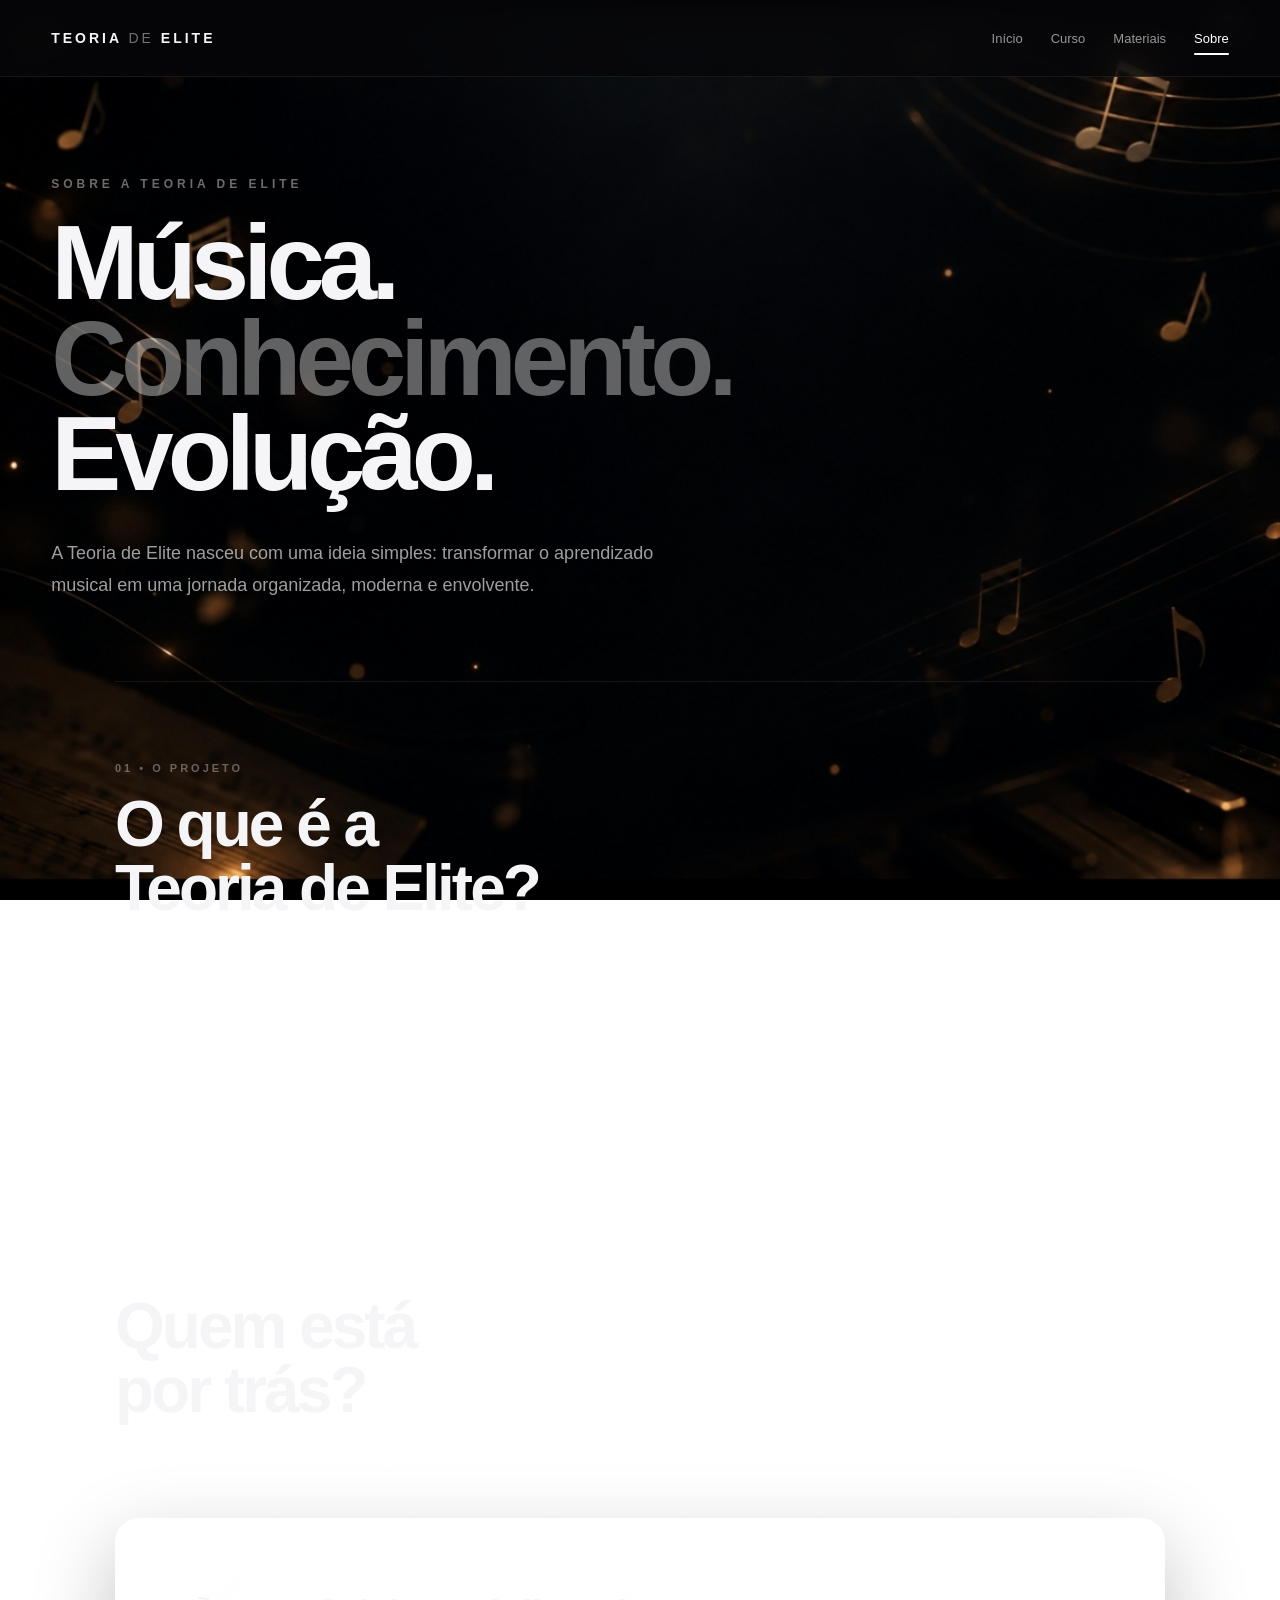
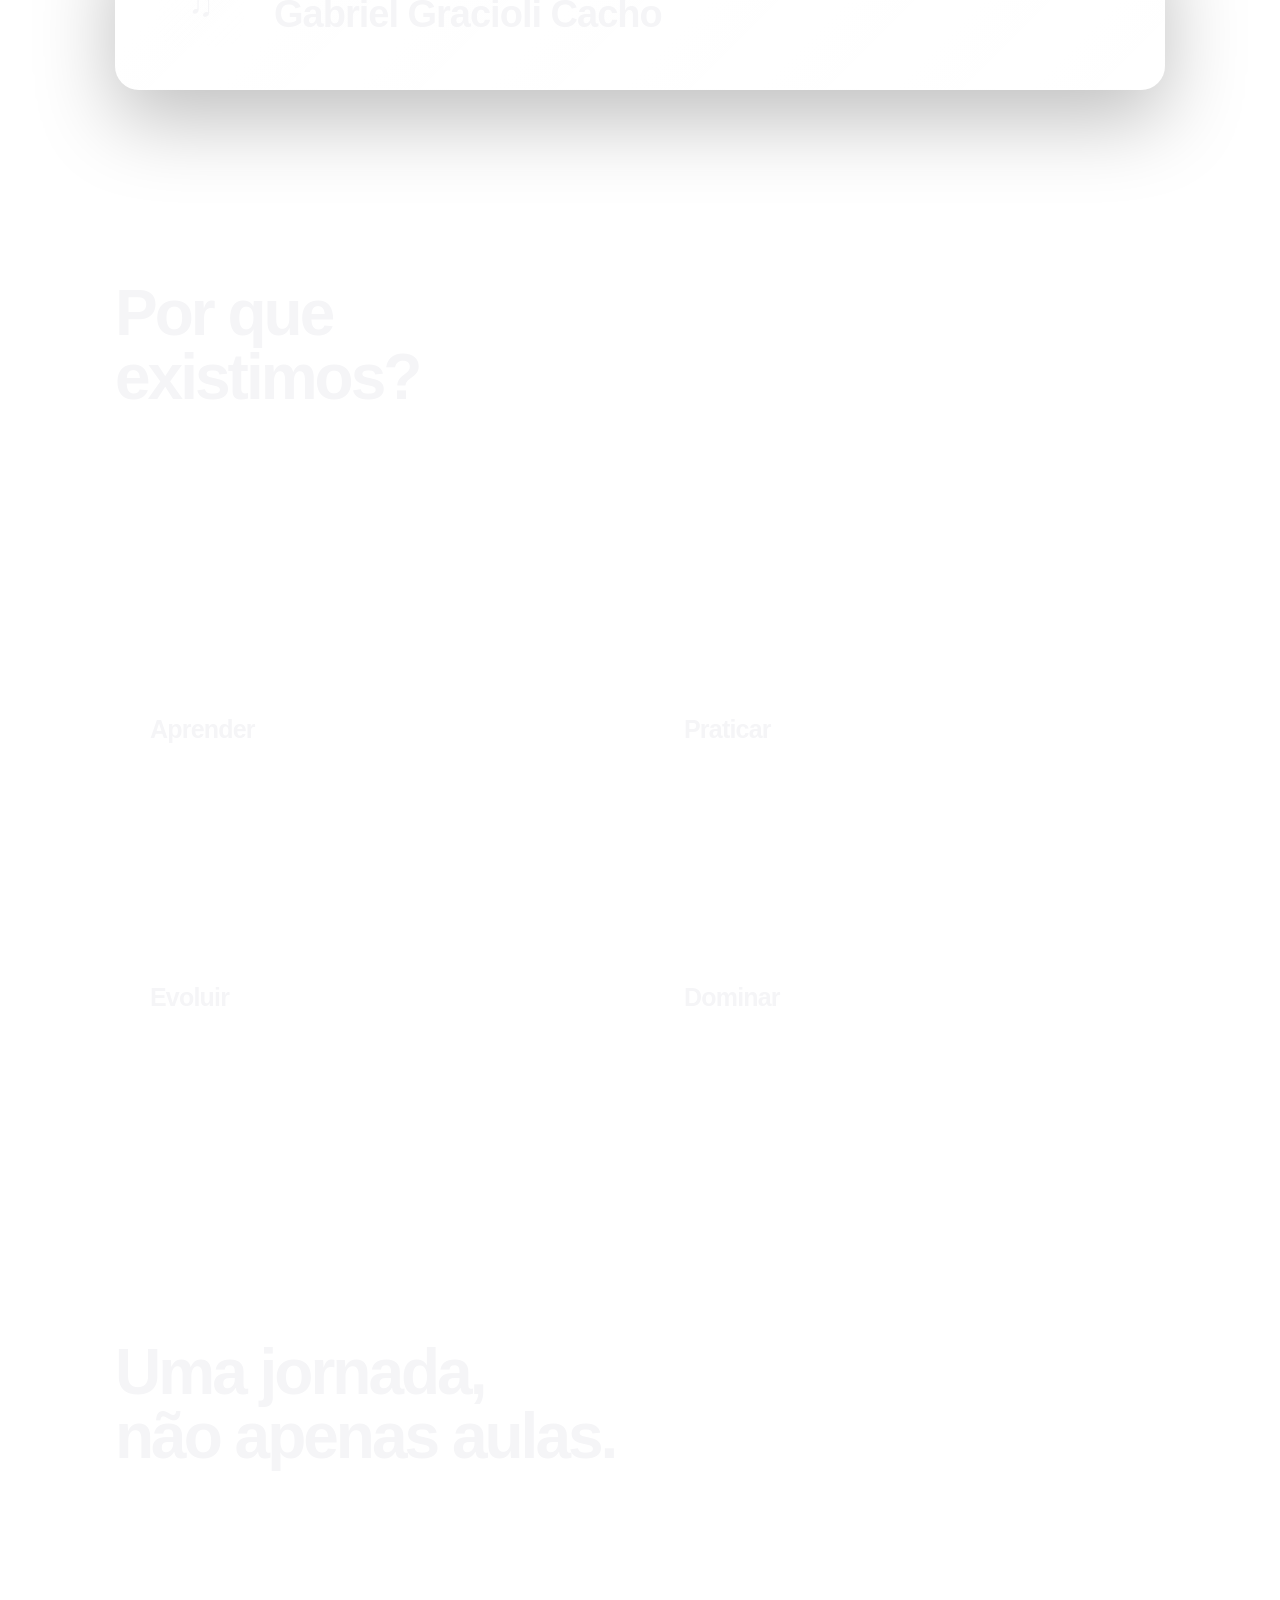
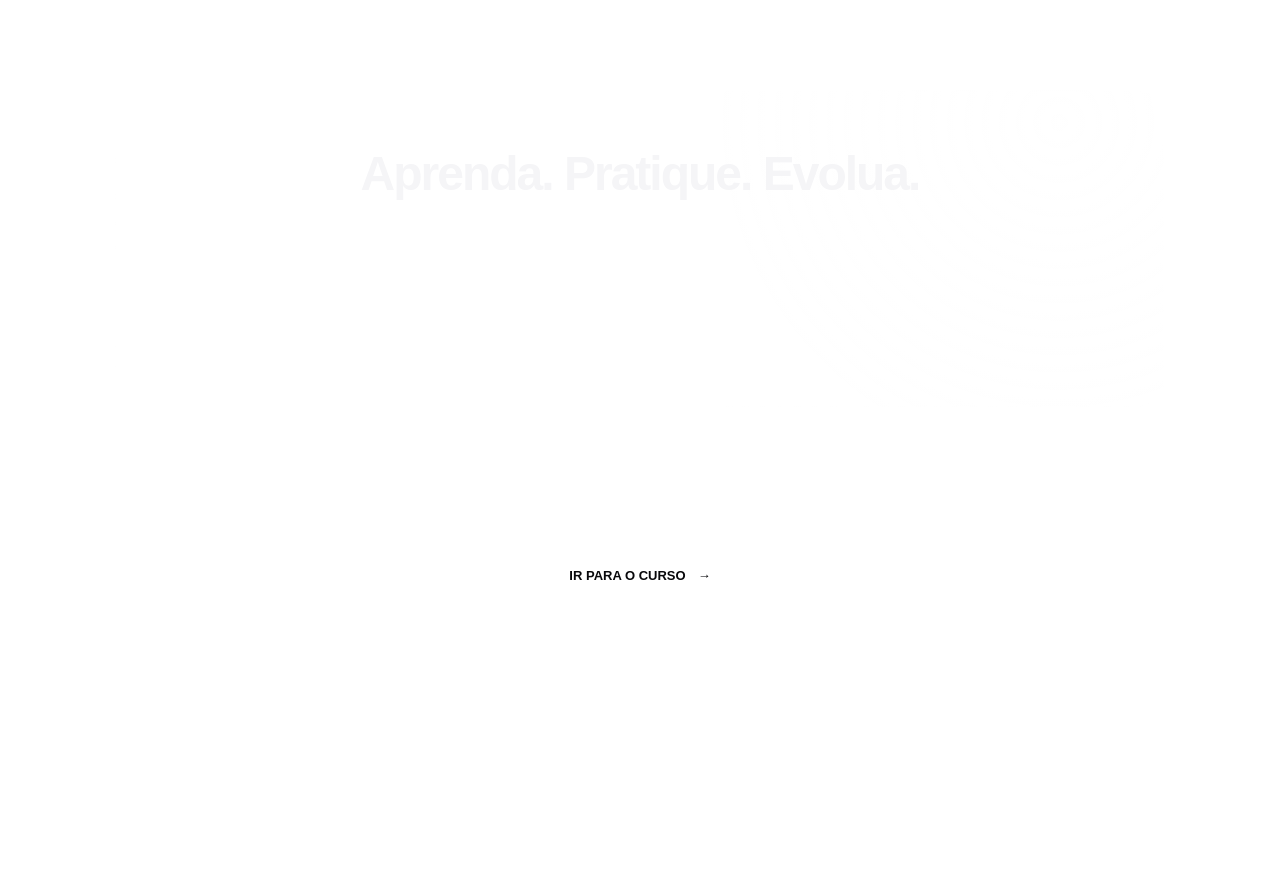
<file: sobre.html>
<!DOCTYPE html>
<html lang="pt-BR">
<head>
    <meta charset="UTF-8">
    <meta name="viewport" content="width=device-width, initial-scale=1.0">

    <title>Sobre | Teoria de Elite</title>

    <meta
        name="description"
        content="Conheça a Teoria de Elite, seu fundador e o propósito do projeto."
    >

    <style>
        * {
            margin: 0;
            padding: 0;
            box-sizing: border-box;
        }

        html {
            scroll-behavior: smooth;
        }

        body {
            font-family: Arial, Helvetica, sans-serif;
         background-image: url("fundo-sobre.png");
background-size: cover;
background-position: center;
background-attachment: fixed;
background-repeat: no-repeat;
              
            color: #f5f5f7;
            min-height: 100vh;
            overflow-x: hidden;
        }

        a {
            color: inherit;
            text-decoration: none;
        }

        /* ================================
           HEADER
        ================================= */

        header {
            position: sticky;
            top: 0;
            z-index: 1000;

            width: 100%;

            background: rgba(7, 7, 10, 0.78);
            backdrop-filter: blur(18px);
            -webkit-backdrop-filter: blur(18px);

            border-bottom: 1px solid rgba(255, 255, 255, 0.07);
        }

        .nav {
            width: min(1180px, 92%);
            margin: auto;

            min-height: 76px;

            display: flex;
            align-items: center;
            justify-content: space-between;
            gap: 30px;
        }

        .logo {
            font-size: 14px;
            font-weight: 800;
            letter-spacing: 3px;
            white-space: nowrap;
        }

        .logo span {
            opacity: 0.45;
            font-weight: 500;
        }

        .nav-links {
            display: flex;
            align-items: center;
            gap: 28px;
        }

        .nav-links a {
            position: relative;

            font-size: 13px;
            color: rgba(255, 255, 255, 0.58);

            transition: 0.25s ease;
        }

        .nav-links a:hover,
        .nav-links a.active {
            color: #fff;
        }

        .nav-links a.active::after {
            content: "";

            position: absolute;
            left: 0;
            right: 0;
            bottom: -9px;

            height: 2px;

            background: #fff;
            border-radius: 10px;
        }

        /* ================================
           HERO
        ================================= */

        .hero {
            width: min(1180px, 92%);
            margin: auto;

            min-height: 570px;

            display: flex;
            flex-direction: column;
            justify-content: center;

            padding: 100px 0 80px;
        }

        .eyebrow {
            margin-bottom: 24px;

            font-size: 12px;
            font-weight: 800;
            letter-spacing: 4px;

            color: rgba(255, 255, 255, 0.42);
        }

        .hero h1 {
            max-width: 900px;

            font-size: clamp(52px, 9vw, 105px);
            line-height: 0.91;
            letter-spacing: -6px;

            margin-bottom: 35px;
        }

        .hero h1 span {
            color: rgba(255, 255, 255, 0.38);
        }

        .hero-description {
            max-width: 650px;

            font-size: 18px;
            line-height: 1.8;

            color: rgba(255, 255, 255, 0.62);
        }

        /* ================================
           CONTENT
        ================================= */

        .content {
            width: min(1050px, 92%);
            margin: auto;
            padding-bottom: 120px;
        }

        .section {
            padding: 80px 0;

            border-top: 1px solid rgba(255, 255, 255, 0.08);
        }

        .section-label {
            margin-bottom: 18px;

            font-size: 11px;
            font-weight: 800;
            letter-spacing: 3px;

            color: rgba(255, 255, 255, 0.35);
        }

        .section h2 {
            font-size: clamp(36px, 6vw, 64px);
            line-height: 1;
            letter-spacing: -3px;

            margin-bottom: 25px;
        }

        .section-text {
            max-width: 760px;

            font-size: 17px;
            line-height: 1.85;

            color: rgba(255, 255, 255, 0.62);
        }

        /* ================================
           FOUNDER
        ================================= */

        .founder-card {
            margin-top: 40px;

            padding: 42px;

            display: flex;
            align-items: center;
            gap: 30px;

            border: 1px solid rgba(255, 255, 255, 0.09);
            border-radius: 24px;

            background:
                linear-gradient(
                    135deg,
                    rgba(255, 255, 255, 0.055),
                    rgba(255, 255, 255, 0.018)
                );

            box-shadow:
                0 30px 80px rgba(0, 0, 0, 0.25);

            transition: 0.3s ease;
        }

        .founder-card:hover {
            transform: translateY(-4px);

            border-color: rgba(255, 255, 255, 0.16);
        }

        .founder-icon {
            flex-shrink: 0;

            width: 86px;
            height: 86px;

            display: flex;
            align-items: center;
            justify-content: center;

            border-radius: 22px;

            background:
                linear-gradient(
                    135deg,
                    rgba(255, 255, 255, 0.12),
                    rgba(255, 255, 255, 0.035)
                );

            border: 1px solid rgba(255, 255, 255, 0.1);

            font-size: 34px;
        }

        .founder-role {
            margin-bottom: 8px;

            font-size: 11px;
            font-weight: 800;
            letter-spacing: 3px;

            color: rgba(255, 255, 255, 0.35);
        }

        .founder-name {
            font-size: clamp(25px, 4vw, 38px);
            font-weight: 700;
            letter-spacing: -1px;
        }

        /* ================================
           CARDS
        ================================= */

        .cards {
            display: grid;
            grid-template-columns: repeat(2, 1fr);
            gap: 18px;

            margin-top: 40px;
        }

        .card {
            min-height: 250px;

            padding: 34px;

            border-radius: 22px;

            background: rgba(255, 255, 255, 0.035);

            border: 1px solid rgba(255, 255, 255, 0.08);

            transition: 0.3s ease;
        }

        .card:hover {
            transform: translateY(-5px);

            background: rgba(255, 255, 255, 0.055);

            border-color: rgba(255, 255, 255, 0.15);
        }

        .card-number {
            margin-bottom: 35px;

            font-size: 12px;
            font-weight: 800;
            letter-spacing: 2px;

            color: rgba(255, 255, 255, 0.3);
        }

        .card h3 {
            margin-bottom: 15px;

            font-size: 25px;
            letter-spacing: -0.8px;
        }

        .card p {
            color: rgba(255, 255, 255, 0.55);

            line-height: 1.7;
            font-size: 15px;
        }

        /* ================================
           VISION
        ================================= */

        .vision {
            margin-top: 40px;

            padding: 55px 45px;

            border-radius: 28px;

            background:
                radial-gradient(
                    circle at 90% 10%,
                    rgba(255, 255, 255, 0.08),
                    transparent 35%
                ),
                rgba(255, 255, 255, 0.035);

            border: 1px solid rgba(255, 255, 255, 0.09);

            text-align: center;
        }

        .vision h3 {
            font-size: clamp(30px, 5vw, 48px);
            letter-spacing: -2px;

            margin-bottom: 20px;
        }

        .vision p {
            max-width: 650px;
            margin: auto;

            font-size: 16px;
            line-height: 1.8;

            color: rgba(255, 255, 255, 0.55);
        }

        .motto {
            display: inline-block;

            margin-top: 30px;

            padding: 13px 22px;

            border-radius: 100px;

            border: 1px solid rgba(255, 255, 255, 0.12);

            font-size: 12px;
            font-weight: 800;
            letter-spacing: 2px;

            color: rgba(255, 255, 255, 0.75);
        }

        /* ================================
           BUTTON
        ================================= */

        .back-area {
            text-align: center;
            padding-top: 65px;
        }

        .back-button {
            display: inline-flex;
            align-items: center;
            justify-content: center;
            gap: 12px;

            padding: 16px 27px;

            border-radius: 100px;

            background: #fff;
            color: #08080b;

            font-size: 13px;
            font-weight: 800;

            transition: 0.25s ease;
        }

        .back-button:hover {
            transform: translateY(-3px);
            box-shadow: 0 15px 35px rgba(255, 255, 255, 0.12);
        }

        /* ================================
           FOOTER
        ================================= */

        footer {
            border-top: 1px solid rgba(255, 255, 255, 0.07);

            padding: 35px 20px;

            text-align: center;

            color: rgba(255, 255, 255, 0.3);

            font-size: 12px;
            line-height: 1.7;
        }

        footer strong {
            color: rgba(255, 255, 255, 0.6);
        }

        /* ================================
           MOBILE
        ================================= */

        @media (max-width: 700px) {

            .nav {
                min-height: 68px;
            }

            .logo {
                font-size: 11px;
                letter-spacing: 2px;
            }

            .nav-links {
                gap: 13px;
            }

            .nav-links a {
                font-size: 11px;
            }

            .nav-links a.active::after {
                bottom: -7px;
            }

            .hero {
                min-height: 500px;
                padding: 75px 0 65px;
            }

            .hero h1 {
                letter-spacing: -4px;
            }

            .hero-description {
                font-size: 16px;
                line-height: 1.7;
            }

            .section {
                padding: 60px 0;
            }

            .section h2 {
                letter-spacing: -2px;
            }

            .founder-card {
                padding: 28px;
                flex-direction: column;
                align-items: flex-start;
            }

            .founder-icon {
                width: 70px;
                height: 70px;
                font-size: 28px;
            }

            .cards {
                grid-template-columns: 1fr;
            }

            .card {
                min-height: auto;
            }

            .vision {
                padding: 40px 25px;
            }
        }

} 
    </style>
</head>

<body>

    <!-- ================================
         HEADER
    ================================= -->

    <header>
        <nav class="nav">

            <a href="index.html" class="logo">
                TEORIA <span>DE</span> ELITE
            </a>

            <div class="nav-links">
                <a href="index.html">Início</a>
                <a href="curso.html">Curso</a>
                <a href="materiais.html">Materiais</a>
                <a href="sobre.html" class="active">Sobre</a>
            </div>

        </nav>
    </header>


    <!-- ================================
         HERO
    ================================= -->

    <main>

        <section class="hero">

            <div class="eyebrow">
                SOBRE A TEORIA DE ELITE
            </div>

            <h1>
                Música.<br>
                <span>Conhecimento.</span><br>
                Evolução.
            </h1>

            <p class="hero-description">
                A Teoria de Elite nasceu com uma ideia simples:
                transformar o aprendizado musical em uma jornada
                organizada, moderna e envolvente.
            </p>

        </section>


        <div class="content">

            <!-- ================================
                 O QUE É
            ================================= -->

            <section class="section">

                <div class="section-label">
                    01 • O PROJETO
                </div>

                <h2>
                    O que é a<br>
                    Teoria de Elite?
                </h2>

                <p class="section-text">
                    A Teoria de Elite é uma plataforma voltada para
                    o aprendizado de teoria musical. O projeto foi
                    criado para apresentar os fundamentos da música
                    de maneira simples, progressiva e fácil de
                    acompanhar.
                    <br><br>
                    A proposta é transformar o estudo em uma
                    verdadeira jornada de evolução, na qual cada
                    aula representa um novo passo no desenvolvimento
                    do aluno.
                </p>

            </section>


            <!-- ================================
                 FUNDADOR
            ================================= -->

            <section class="section">

                <div class="section-label">
                    02 • FUNDADOR
                </div>

                <h2>
                    Quem está<br>
                    por trás?
                </h2>

                <p class="section-text">
                    A Teoria de Elite foi fundada por
                    <strong>Gabriel Gracioli Cacho</strong>.
                </p>


                <div class="founder-card">

                    <div class="founder-icon">
                        ♫
                    </div>

                    <div>

                        <div class="founder-role">
                            FUNDADOR
                        </div>

                        <div class="founder-name">
                            Gabriel Gracioli Cacho
                        </div>

                    </div>

                </div>

            </section>


            <!-- ================================
                 INTUITO
            ================================= -->

            <section class="section">

                <div class="section-label">
                    03 • NOSSO INTUITO
                </div>

                <h2>
                    Por que<br>
                    existimos?
                </h2>

                <p class="section-text">
                    Aprender música pode parecer complicado quando
                    os conceitos são apresentados de forma
                    desorganizada ou excessivamente técnica.
                    <br><br>
                    O intuito da Teoria de Elite é tornar esse
                    processo mais acessível, oferecendo um caminho
                    de aprendizado dividido em etapas, com aulas,
                    atividades e acompanhamento do progresso.
                </p>


                <div class="cards">

                    <article class="card">

                        <div class="card-number">
                            01
                        </div>

                        <h3>
                            Aprender
                        </h3>

                        <p>
                            Construir uma base sólida através dos
                            fundamentos da teoria musical.
                        </p>

                    </article>


                    <article class="card">

                        <div class="card-number">
                            02
                        </div>

                        <h3>
                            Praticar
                        </h3>

                        <p>
                            Colocar o conhecimento em prática através
                            de atividades e desafios.
                        </p>

                    </article>


                    <article class="card">

                        <div class="card-number">
                            03
                        </div>

                        <h3>
                            Evoluir
                        </h3>

                        <p>
                            Avançar gradualmente e acompanhar a própria
                            evolução durante a jornada.
                        </p>

                    </article>


                    <article class="card">

                        <div class="card-number">
                            04
                        </div>

                        <h3>
                            Dominar
                        </h3>

                        <p>
                            Transformar os fundamentos aprendidos em
                            conhecimento musical cada vez mais completo.
                        </p>

                    </article>

                </div>

            </section>


            <!-- ================================
                 VISÃO
            ================================= -->

            <section class="section">

                <div class="section-label">
                    04 • NOSSA VISÃO
                </div>

                <h2>
                    Uma jornada,<br>
                    não apenas aulas.
                </h2>

                <p class="section-text">
                    A Teoria de Elite foi pensada para que o aluno
                    não simplesmente consuma conteúdo, mas perceba
                    sua evolução ao longo do caminho.
                    <br><br>
                    Cada conceito aprendido, cada atividade concluída
                    e cada novo módulo representam uma etapa dessa
                    jornada.
                </p>


                <div class="vision">

                    <h3>
                        Aprenda. Pratique. Evolua.
                    </h3>

                    <p>
                        Esse é o princípio que guia a Teoria de Elite:
                        transformar conhecimento em prática e prática
                        em evolução.
                    </p>

                    <div class="motto">
                        TEORIA DE ELITE
                    </div>

                </div>

            </section>


            <!-- ================================
                 VOLTAR
            ================================= -->

            <div class="back-area">

                <a href="curso.html" class="back-button">
                    IR PARA O CURSO
                    <span>→</span>
                </a>

            </div>

        </div>

    </main>


    <!-- ================================
         FOOTER
    ================================= -->

    <footer>

        <strong>TEORIA DE ELITE</strong><br>

        Uma jornada de aprendizado musical.

        <br><br>

        Fundado por Gabriel Gracioli Cacho

    </footer>

</body>
</html>
</file>
